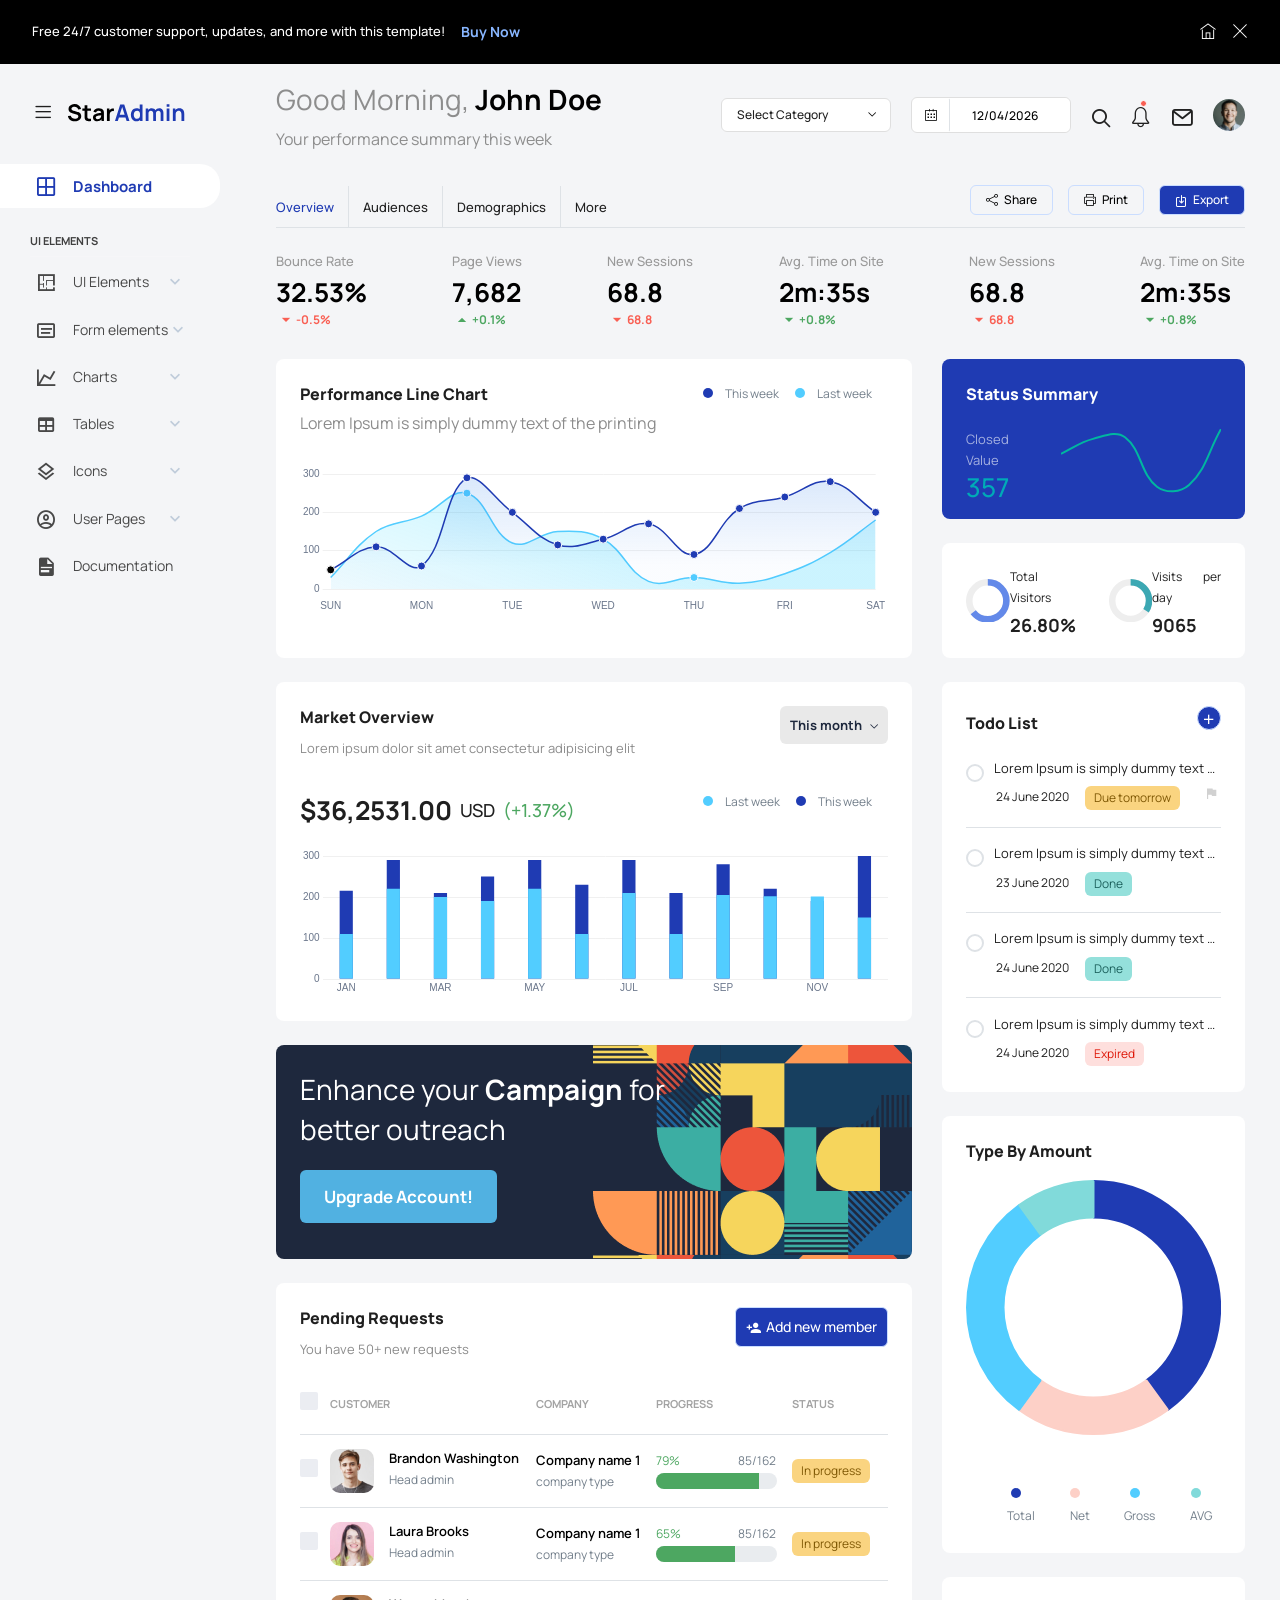
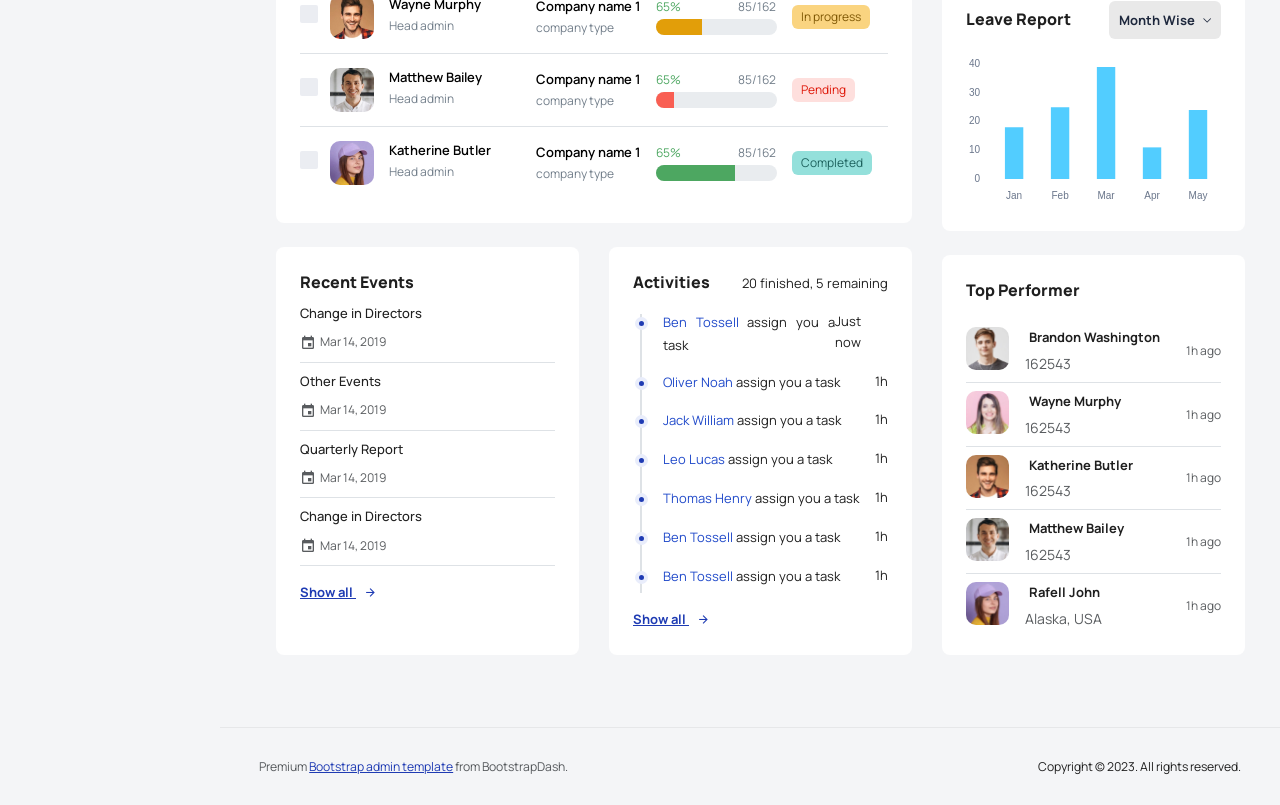
<file: public/admin/dist/index.html>
<!DOCTYPE html>
<html lang="en">
  <head>
    <!-- Required meta tags -->
    <meta charset="utf-8">
    <meta name="viewport" content="width=device-width, initial-scale=1, shrink-to-fit=no">
    <title>Star Admin2 </title>
    <!-- plugins:css -->
    <link rel="stylesheet" href="assets/vendors/feather/feather.css">
    <link rel="stylesheet" href="assets/vendors/mdi/css/materialdesignicons.min.css">
    <link rel="stylesheet" href="assets/vendors/ti-icons/css/themify-icons.css">
    <link rel="stylesheet" href="assets/vendors/font-awesome/css/font-awesome.min.css">
    <link rel="stylesheet" href="assets/vendors/typicons/typicons.css">
    <link rel="stylesheet" href="assets/vendors/simple-line-icons/css/simple-line-icons.css">
    <link rel="stylesheet" href="assets/vendors/css/vendor.bundle.base.css">
    <link rel="stylesheet" href="assets/vendors/bootstrap-datepicker/bootstrap-datepicker.min.css">
    <!-- endinject -->
    <!-- Plugin css for this page -->
    <link rel="stylesheet" href="assets/vendors/datatables.net-bs4/dataTables.bootstrap4.css">
    <link rel="stylesheet" type="text/css" href="assets/js/select.dataTables.min.css">
    <!-- End plugin css for this page -->
    <!-- inject:css -->
    <link rel="stylesheet" href="assets/css/style.css">
    <!-- endinject -->
    <link rel="shortcut icon" href="assets/images/favicon.png" />
  </head>
  <body class="with-welcome-text">
    <div class="container-scroller">
      <div class="row p-0 m-0 proBanner" id="proBanner">
        <div class="col-md-12 p-0 m-0">
          <div class="card-body card-body-padding px-3 d-flex align-items-center justify-content-between">
            <div class="ps-lg-3">
              <div class="d-flex align-items-center justify-content-between">
                <p class="mb-0 fw-medium me-3 buy-now-text">Free 24/7 customer support, updates, and more with this template!</p>
                <a href="https://www.bootstrapdash.com/product/star-admin-pro/" target="_blank" class="btn me-2 buy-now-btn border-0">Buy Now</a>
              </div>
            </div>
            <div class="d-flex align-items-center justify-content-between">
              <a href="https://www.bootstrapdash.com/product/star-admin-pro/"><i class="ti-home me-3 text-white"></i></a>
              <button id="bannerClose" class="btn border-0 p-0">
                <i class="ti-close text-white"></i>
              </button>
            </div>
          </div>
        </div>
      </div>
      <!-- partial:partials/_navbar.html -->
      <nav class="navbar default-layout col-lg-12 col-12 p-0 fixed-top d-flex align-items-top flex-row">
        <div class="text-center navbar-brand-wrapper d-flex align-items-center justify-content-start">
          <div class="me-3">
            <button class="navbar-toggler navbar-toggler align-self-center" type="button" data-bs-toggle="minimize">
              <span class="icon-menu"></span>
            </button>
          </div>
          <div>
            <a class="navbar-brand brand-logo" href="index.html">
              <img src="assets/images/logo.svg" alt="logo" />
            </a>
            <a class="navbar-brand brand-logo-mini" href="index.html">
              <img src="assets/images/logo-mini.svg" alt="logo" />
            </a>
          </div>
        </div>
        <div class="navbar-menu-wrapper d-flex align-items-top">
          <ul class="navbar-nav">
            <li class="nav-item fw-semibold d-none d-lg-block ms-0">
              <h1 class="welcome-text">Good Morning, <span class="text-black fw-bold">John Doe</span></h1>
              <h3 class="welcome-sub-text">Your performance summary this week </h3>
            </li>
          </ul>
          <ul class="navbar-nav ms-auto">
            <li class="nav-item dropdown d-none d-lg-block">
              <a class="nav-link dropdown-bordered dropdown-toggle dropdown-toggle-split" id="messageDropdown" href="#" data-bs-toggle="dropdown" aria-expanded="false"> Select Category </a>
              <div class="dropdown-menu dropdown-menu-right navbar-dropdown preview-list pb-0" aria-labelledby="messageDropdown">
                <a class="dropdown-item py-3">
                  <p class="mb-0 fw-medium float-start">Select category</p>
                </a>
                <div class="dropdown-divider"></div>
                <a class="dropdown-item preview-item">
                  <div class="preview-item-content flex-grow py-2">
                    <p class="preview-subject ellipsis fw-medium text-dark">Bootstrap Bundle </p>
                    <p class="fw-light small-text mb-0">This is a Bundle featuring 16 unique dashboards</p>
                  </div>
                </a>
                <a class="dropdown-item preview-item">
                  <div class="preview-item-content flex-grow py-2">
                    <p class="preview-subject ellipsis fw-medium text-dark">Angular Bundle</p>
                    <p class="fw-light small-text mb-0">Everything you’ll ever need for your Angular projects</p>
                  </div>
                </a>
                <a class="dropdown-item preview-item">
                  <div class="preview-item-content flex-grow py-2">
                    <p class="preview-subject ellipsis fw-medium text-dark">VUE Bundle</p>
                    <p class="fw-light small-text mb-0">Bundle of 6 Premium Vue Admin Dashboard</p>
                  </div>
                </a>
                <a class="dropdown-item preview-item">
                  <div class="preview-item-content flex-grow py-2">
                    <p class="preview-subject ellipsis fw-medium text-dark">React Bundle</p>
                    <p class="fw-light small-text mb-0">Bundle of 8 Premium React Admin Dashboard</p>
                  </div>
                </a>
              </div>
            </li>
            <li class="nav-item d-none d-lg-block">
              <div id="datepicker-popup" class="input-group date datepicker navbar-date-picker">
                <span class="input-group-addon input-group-prepend border-right">
                  <span class="icon-calendar input-group-text calendar-icon"></span>
                </span>
                <input type="text" class="form-control">
              </div>
            </li>
            <li class="nav-item">
              <form class="search-form" action="#">
                <i class="icon-search"></i>
                <input type="search" class="form-control" placeholder="Search Here" title="Search here">
              </form>
            </li>
            <li class="nav-item dropdown">
              <a class="nav-link count-indicator" id="notificationDropdown" href="#" data-bs-toggle="dropdown">
                <i class="icon-bell"></i>
                <span class="count"></span>
              </a>
              <div class="dropdown-menu dropdown-menu-right navbar-dropdown preview-list pb-0" aria-labelledby="notificationDropdown">
                <a class="dropdown-item py-3 border-bottom">
                  <p class="mb-0 fw-medium float-start">You have 4 new notifications </p>
                  <span class="badge badge-pill badge-primary float-end">View all</span>
                </a>
                <a class="dropdown-item preview-item py-3">
                  <div class="preview-thumbnail">
                    <i class="mdi mdi-alert m-auto text-primary"></i>
                  </div>
                  <div class="preview-item-content">
                    <h6 class="preview-subject fw-normal text-dark mb-1">Application Error</h6>
                    <p class="fw-light small-text mb-0"> Just now </p>
                  </div>
                </a>
                <a class="dropdown-item preview-item py-3">
                  <div class="preview-thumbnail">
                    <i class="mdi mdi-lock-outline m-auto text-primary"></i>
                  </div>
                  <div class="preview-item-content">
                    <h6 class="preview-subject fw-normal text-dark mb-1">Settings</h6>
                    <p class="fw-light small-text mb-0"> Private message </p>
                  </div>
                </a>
                <a class="dropdown-item preview-item py-3">
                  <div class="preview-thumbnail">
                    <i class="mdi mdi-airballoon m-auto text-primary"></i>
                  </div>
                  <div class="preview-item-content">
                    <h6 class="preview-subject fw-normal text-dark mb-1">New user registration</h6>
                    <p class="fw-light small-text mb-0"> 2 days ago </p>
                  </div>
                </a>
              </div>
            </li>
            <li class="nav-item dropdown">
              <a class="nav-link count-indicator" id="countDropdown" href="#" data-bs-toggle="dropdown" aria-expanded="false">
                <i class="icon-mail icon-lg"></i>
              </a>
              <div class="dropdown-menu dropdown-menu-right navbar-dropdown preview-list pb-0" aria-labelledby="countDropdown">
                <a class="dropdown-item py-3">
                  <p class="mb-0 fw-medium float-start">You have 7 unread mails </p>
                  <span class="badge badge-pill badge-primary float-end">View all</span>
                </a>
                <div class="dropdown-divider"></div>
                <a class="dropdown-item preview-item">
                  <div class="preview-thumbnail">
                    <img src="assets/images/faces/face10.jpg" alt="image" class="img-sm profile-pic">
                  </div>
                  <div class="preview-item-content flex-grow py-2">
                    <p class="preview-subject ellipsis fw-medium text-dark">Marian Garner </p>
                    <p class="fw-light small-text mb-0"> The meeting is cancelled </p>
                  </div>
                </a>
                <a class="dropdown-item preview-item">
                  <div class="preview-thumbnail">
                    <img src="assets/images/faces/face12.jpg" alt="image" class="img-sm profile-pic">
                  </div>
                  <div class="preview-item-content flex-grow py-2">
                    <p class="preview-subject ellipsis fw-medium text-dark">David Grey </p>
                    <p class="fw-light small-text mb-0"> The meeting is cancelled </p>
                  </div>
                </a>
                <a class="dropdown-item preview-item">
                  <div class="preview-thumbnail">
                    <img src="assets/images/faces/face1.jpg" alt="image" class="img-sm profile-pic">
                  </div>
                  <div class="preview-item-content flex-grow py-2">
                    <p class="preview-subject ellipsis fw-medium text-dark">Travis Jenkins </p>
                    <p class="fw-light small-text mb-0"> The meeting is cancelled </p>
                  </div>
                </a>
              </div>
            </li>
            <li class="nav-item dropdown d-none d-lg-block user-dropdown">
              <a class="nav-link" id="UserDropdown" href="#" data-bs-toggle="dropdown" aria-expanded="false">
                <img class="img-xs rounded-circle" src="assets/images/faces/face8.jpg" alt="Profile image"> </a>
              <div class="dropdown-menu dropdown-menu-right navbar-dropdown" aria-labelledby="UserDropdown">
                <div class="dropdown-header text-center">
                  <img class="img-md rounded-circle" src="assets/images/faces/face8.jpg" alt="Profile image">
                  <p class="mb-1 mt-3 fw-semibold">Allen Moreno</p>
                  <p class="fw-light text-muted mb-0">allenmoreno@gmail.com</p>
                </div>
                <a class="dropdown-item"><i class="dropdown-item-icon mdi mdi-account-outline text-primary me-2"></i> My Profile <span class="badge badge-pill badge-danger">1</span></a>
                <a class="dropdown-item"><i class="dropdown-item-icon mdi mdi-message-text-outline text-primary me-2"></i> Messages</a>
                <a class="dropdown-item"><i class="dropdown-item-icon mdi mdi-calendar-check-outline text-primary me-2"></i> Activity</a>
                <a class="dropdown-item"><i class="dropdown-item-icon mdi mdi-help-circle-outline text-primary me-2"></i> FAQ</a>
                <a class="dropdown-item"><i class="dropdown-item-icon mdi mdi-power text-primary me-2"></i>Sign Out</a>
              </div>
            </li>
          </ul>
          <button class="navbar-toggler navbar-toggler-right d-lg-none align-self-center" type="button" data-bs-toggle="offcanvas">
            <span class="mdi mdi-menu"></span>
          </button>
        </div>
      </nav>
      <!-- partial -->
      <div class="container-fluid page-body-wrapper">
        <!-- partial:partials/_sidebar.html -->
        <nav class="sidebar sidebar-offcanvas" id="sidebar">
          <ul class="nav">
            <li class="nav-item">
              <a class="nav-link" href="index.html">
                <i class="mdi mdi-grid-large menu-icon"></i>
                <span class="menu-title">Dashboard</span>
              </a>
            </li>
            <li class="nav-item nav-category">UI Elements</li>
            <li class="nav-item">
              <a class="nav-link" data-bs-toggle="collapse" href="#ui-basic" aria-expanded="false" aria-controls="ui-basic">
                <i class="menu-icon mdi mdi-floor-plan"></i>
                <span class="menu-title">UI Elements</span>
                <i class="menu-arrow"></i>
              </a>
              <div class="collapse" id="ui-basic">
                <ul class="nav flex-column sub-menu">
                  <li class="nav-item"> <a class="nav-link" href="pages/ui-features/buttons.html">Buttons</a></li>
                  <li class="nav-item"> <a class="nav-link" href="pages/ui-features/dropdowns.html">Dropdowns</a></li>
                  <li class="nav-item"> <a class="nav-link" href="pages/ui-features/typography.html">Typography</a></li>
                </ul>
              </div>
            </li>
            <li class="nav-item">
              <a class="nav-link" data-bs-toggle="collapse" href="#form-elements" aria-expanded="false" aria-controls="form-elements">
                <i class="menu-icon mdi mdi-card-text-outline"></i>
                <span class="menu-title">Form elements</span>
                <i class="menu-arrow"></i>
              </a>
              <div class="collapse" id="form-elements">
                <ul class="nav flex-column sub-menu">
                  <li class="nav-item"><a class="nav-link" href="pages/forms/basic_elements.html">Basic Elements</a></li>
                </ul>
              </div>
            </li>
            <li class="nav-item">
              <a class="nav-link" data-bs-toggle="collapse" href="#charts" aria-expanded="false" aria-controls="charts">
                <i class="menu-icon mdi mdi-chart-line"></i>
                <span class="menu-title">Charts</span>
                <i class="menu-arrow"></i>
              </a>
              <div class="collapse" id="charts">
                <ul class="nav flex-column sub-menu">
                  <li class="nav-item"> <a class="nav-link" href="pages/charts/chartjs.html">ChartJs</a></li>
                </ul>
              </div>
            </li>
            <li class="nav-item">
              <a class="nav-link" data-bs-toggle="collapse" href="#tables" aria-expanded="false" aria-controls="tables">
                <i class="menu-icon mdi mdi-table"></i>
                <span class="menu-title">Tables</span>
                <i class="menu-arrow"></i>
              </a>
              <div class="collapse" id="tables">
                <ul class="nav flex-column sub-menu">
                  <li class="nav-item"> <a class="nav-link" href="pages/tables/basic-table.html">Basic table</a></li>
                </ul>
              </div>
            </li>
            <li class="nav-item">
              <a class="nav-link" data-bs-toggle="collapse" href="#icons" aria-expanded="false" aria-controls="icons">
                <i class="menu-icon mdi mdi-layers-outline"></i>
                <span class="menu-title">Icons</span>
                <i class="menu-arrow"></i>
              </a>
              <div class="collapse" id="icons">
                <ul class="nav flex-column sub-menu">
                  <li class="nav-item"> <a class="nav-link" href="pages/icons/font-awesome.html">Font Awesome</a></li>
                </ul>
              </div>
            </li>
            <li class="nav-item">
              <a class="nav-link" data-bs-toggle="collapse" href="#auth" aria-expanded="false" aria-controls="auth">
                <i class="menu-icon mdi mdi-account-circle-outline"></i>
                <span class="menu-title">User Pages</span>
                <i class="menu-arrow"></i>
              </a>
              <div class="collapse" id="auth">
                <ul class="nav flex-column sub-menu">
                  <li class="nav-item"> <a class="nav-link" href="pages/samples/blank-page.html"> Blank Page </a></li>
                  <li class="nav-item"> <a class="nav-link" href="pages/samples/error-404.html"> 404 </a></li>
                  <li class="nav-item"> <a class="nav-link" href="pages/samples/error-500.html"> 500 </a></li>
                  <li class="nav-item"> <a class="nav-link" href="pages/samples/login.html"> Login </a></li>
                  <li class="nav-item"> <a class="nav-link" href="pages/samples/register.html"> Register </a></li>
                </ul>
              </div>
            </li>
            <li class="nav-item">
              <a class="nav-link" href="docs/documentation.html">
                <i class="menu-icon mdi mdi-file-document"></i>
                <span class="menu-title">Documentation</span>
              </a>
            </li>
          </ul>
        </nav>
        <!-- partial -->
        <div class="main-panel">
          <div class="content-wrapper">
            <div class="row">
              <div class="col-sm-12">
                <div class="home-tab">
                  <div class="d-sm-flex align-items-center justify-content-between border-bottom">
                    <ul class="nav nav-tabs" role="tablist">
                      <li class="nav-item">
                        <a class="nav-link active ps-0" id="home-tab" data-bs-toggle="tab" href="#overview" role="tab" aria-controls="overview" aria-selected="true">Overview</a>
                      </li>
                      <li class="nav-item">
                        <a class="nav-link" id="profile-tab" data-bs-toggle="tab" href="#audiences" role="tab" aria-selected="false">Audiences</a>
                      </li>
                      <li class="nav-item">
                        <a class="nav-link" id="contact-tab" data-bs-toggle="tab" href="#demographics" role="tab" aria-selected="false">Demographics</a>
                      </li>
                      <li class="nav-item">
                        <a class="nav-link border-0" id="more-tab" data-bs-toggle="tab" href="#more" role="tab" aria-selected="false">More</a>
                      </li>
                    </ul>
                    <div>
                      <div class="btn-wrapper">
                        <a href="#" class="btn btn-otline-dark align-items-center"><i class="icon-share"></i> Share</a>
                        <a href="#" class="btn btn-otline-dark"><i class="icon-printer"></i> Print</a>
                        <a href="#" class="btn btn-primary text-white me-0"><i class="icon-download"></i> Export</a>
                      </div>
                    </div>
                  </div>
                  <div class="tab-content tab-content-basic">
                    <div class="tab-pane fade show active" id="overview" role="tabpanel" aria-labelledby="overview">
                      <div class="row">
                        <div class="col-sm-12">
                          <div class="statistics-details d-flex align-items-center justify-content-between">
                            <div>
                              <p class="statistics-title">Bounce Rate</p>
                              <h3 class="rate-percentage">32.53%</h3>
                              <p class="text-danger d-flex"><i class="mdi mdi-menu-down"></i><span>-0.5%</span></p>
                            </div>
                            <div>
                              <p class="statistics-title">Page Views</p>
                              <h3 class="rate-percentage">7,682</h3>
                              <p class="text-success d-flex"><i class="mdi mdi-menu-up"></i><span>+0.1%</span></p>
                            </div>
                            <div>
                              <p class="statistics-title">New Sessions</p>
                              <h3 class="rate-percentage">68.8</h3>
                              <p class="text-danger d-flex"><i class="mdi mdi-menu-down"></i><span>68.8</span></p>
                            </div>
                            <div class="d-none d-md-block">
                              <p class="statistics-title">Avg. Time on Site</p>
                              <h3 class="rate-percentage">2m:35s</h3>
                              <p class="text-success d-flex"><i class="mdi mdi-menu-down"></i><span>+0.8%</span></p>
                            </div>
                            <div class="d-none d-md-block">
                              <p class="statistics-title">New Sessions</p>
                              <h3 class="rate-percentage">68.8</h3>
                              <p class="text-danger d-flex"><i class="mdi mdi-menu-down"></i><span>68.8</span></p>
                            </div>
                            <div class="d-none d-md-block">
                              <p class="statistics-title">Avg. Time on Site</p>
                              <h3 class="rate-percentage">2m:35s</h3>
                              <p class="text-success d-flex"><i class="mdi mdi-menu-down"></i><span>+0.8%</span></p>
                            </div>
                          </div>
                        </div>
                      </div>
                      <div class="row">
                        <div class="col-lg-8 d-flex flex-column">
                          <div class="row flex-grow">
                            <div class="col-12 col-lg-4 col-lg-12 grid-margin stretch-card">
                              <div class="card card-rounded">
                                <div class="card-body">
                                  <div class="d-sm-flex justify-content-between align-items-start">
                                    <div>
                                      <h4 class="card-title card-title-dash">Performance Line Chart</h4>
                                      <h5 class="card-subtitle card-subtitle-dash">Lorem Ipsum is simply dummy text of the printing</h5>
                                    </div>
                                    <div id="performanceLine-legend"></div>
                                  </div>
                                  <div class="chartjs-wrapper mt-4">
                                    <canvas id="performanceLine" width=""></canvas>
                                  </div>
                                </div>
                              </div>
                            </div>
                          </div>
                        </div>
                        <div class="col-lg-4 d-flex flex-column">
                          <div class="row flex-grow">
                            <div class="col-md-6 col-lg-12 grid-margin stretch-card">
                              <div class="card bg-primary card-rounded">
                                <div class="card-body pb-0">
                                  <h4 class="card-title card-title-dash text-white mb-4">Status Summary</h4>
                                  <div class="row">
                                    <div class="col-sm-4">
                                      <p class="status-summary-ight-white mb-1">Closed Value</p>
                                      <h2 class="text-info">357</h2>
                                    </div>
                                    <div class="col-sm-8">
                                      <div class="status-summary-chart-wrapper pb-4">
                                        <canvas id="status-summary"></canvas>
                                      </div>
                                    </div>
                                  </div>
                                </div>
                              </div>
                            </div>
                            <div class="col-md-6 col-lg-12 grid-margin stretch-card">
                              <div class="card card-rounded">
                                <div class="card-body">
                                  <div class="row">
                                    <div class="col-lg-6">
                                      <div class="d-flex justify-content-between align-items-center mb-2 mb-sm-0">
                                        <div class="circle-progress-width">
                                          <div id="totalVisitors" class="progressbar-js-circle pr-2"></div>
                                        </div>
                                        <div>
                                          <p class="text-small mb-2">Total Visitors</p>
                                          <h4 class="mb-0 fw-bold">26.80%</h4>
                                        </div>
                                      </div>
                                    </div>
                                    <div class="col-lg-6">
                                      <div class="d-flex justify-content-between align-items-center">
                                        <div class="circle-progress-width">
                                          <div id="visitperday" class="progressbar-js-circle pr-2"></div>
                                        </div>
                                        <div>
                                          <p class="text-small mb-2">Visits per day</p>
                                          <h4 class="mb-0 fw-bold">9065</h4>
                                        </div>
                                      </div>
                                    </div>
                                  </div>
                                </div>
                              </div>
                            </div>
                          </div>
                        </div>
                      </div>
                      <div class="row">
                        <div class="col-lg-8 d-flex flex-column">
                          <div class="row flex-grow">
                            <div class="col-12 grid-margin stretch-card">
                              <div class="card card-rounded">
                                <div class="card-body">
                                  <div class="d-sm-flex justify-content-between align-items-start">
                                    <div>
                                      <h4 class="card-title card-title-dash">Market Overview</h4>
                                      <p class="card-subtitle card-subtitle-dash">Lorem ipsum dolor sit amet consectetur adipisicing elit</p>
                                    </div>
                                    <div>
                                      <div class="dropdown">
                                        <button class="btn btn-light dropdown-toggle toggle-dark btn-lg mb-0 me-0" type="button" id="dropdownMenuButton2" data-bs-toggle="dropdown" aria-haspopup="true" aria-expanded="false"> This month </button>
                                        <div class="dropdown-menu" aria-labelledby="dropdownMenuButton2">
                                          <h6 class="dropdown-header">Settings</h6>
                                          <a class="dropdown-item" href="#">Action</a>
                                          <a class="dropdown-item" href="#">Another action</a>
                                          <a class="dropdown-item" href="#">Something else here</a>
                                          <div class="dropdown-divider"></div>
                                          <a class="dropdown-item" href="#">Separated link</a>
                                        </div>
                                      </div>
                                    </div>
                                  </div>
                                  <div class="d-sm-flex align-items-center mt-1 justify-content-between">
                                    <div class="d-sm-flex align-items-center mt-4 justify-content-between">
                                      <h2 class="me-2 fw-bold">$36,2531.00</h2>
                                      <h4 class="me-2">USD</h4>
                                      <h4 class="text-success">(+1.37%)</h4>
                                    </div>
                                    <div class="me-3">
                                      <div id="marketingOverview-legend"></div>
                                    </div>
                                  </div>
                                  <div class="chartjs-bar-wrapper mt-3">
                                    <canvas id="marketingOverview"></canvas>
                                  </div>
                                </div>
                              </div>
                            </div>
                          </div>
                          <div class="row flex-grow">
                            <div class="col-12 grid-margin stretch-card">
                              <div class="card card-rounded table-darkBGImg">
                                <div class="card-body">
                                  <div class="col-sm-8">
                                    <h3 class="text-white upgrade-info mb-0"> Enhance your <span class="fw-bold">Campaign</span> for better outreach </h3>
                                    <a href="#" class="btn btn-info upgrade-btn">Upgrade Account!</a>
                                  </div>
                                </div>
                              </div>
                            </div>
                          </div>
                          <div class="row flex-grow">
                            <div class="col-12 grid-margin stretch-card">
                              <div class="card card-rounded">
                                <div class="card-body">
                                  <div class="d-sm-flex justify-content-between align-items-start">
                                    <div>
                                      <h4 class="card-title card-title-dash">Pending Requests</h4>
                                      <p class="card-subtitle card-subtitle-dash">You have 50+ new requests</p>
                                    </div>
                                    <div>
                                      <button class="btn btn-primary btn-lg text-white mb-0 me-0" type="button"><i class="mdi mdi-account-plus"></i>Add new member</button>
                                    </div>
                                  </div>
                                  <div class="table-responsive  mt-1">
                                    <table class="table select-table">
                                      <thead>
                                        <tr>
                                          <th>
                                            <div class="form-check form-check-flat mt-0">
                                              <label class="form-check-label">
                                                <input type="checkbox" class="form-check-input" aria-checked="false" id="check-all"><i class="input-helper"></i></label>
                                            </div>
                                          </th>
                                          <th>Customer</th>
                                          <th>Company</th>
                                          <th>Progress</th>
                                          <th>Status</th>
                                        </tr>
                                      </thead>
                                      <tbody>
                                        <tr>
                                          <td>
                                            <div class="form-check form-check-flat mt-0">
                                              <label class="form-check-label">
                                                <input type="checkbox" class="form-check-input" aria-checked="false"><i class="input-helper"></i></label>
                                            </div>
                                          </td>
                                          <td>
                                            <div class="d-flex ">
                                              <img src="assets/images/faces/face1.jpg" alt="">
                                              <div>
                                                <h6>Brandon Washington</h6>
                                                <p>Head admin</p>
                                              </div>
                                            </div>
                                          </td>
                                          <td>
                                            <h6>Company name 1</h6>
                                            <p>company type</p>
                                          </td>
                                          <td>
                                            <div>
                                              <div class="d-flex justify-content-between align-items-center mb-1 max-width-progress-wrap">
                                                <p class="text-success">79%</p>
                                                <p>85/162</p>
                                              </div>
                                              <div class="progress progress-md">
                                                <div class="progress-bar bg-success" role="progressbar" style="width: 85%" aria-valuenow="25" aria-valuemin="0" aria-valuemax="100"></div>
                                              </div>
                                            </div>
                                          </td>
                                          <td>
                                            <div class="badge badge-opacity-warning">In progress</div>
                                          </td>
                                        </tr>
                                        <tr>
                                          <td>
                                            <div class="form-check form-check-flat mt-0">
                                              <label class="form-check-label">
                                                <input type="checkbox" class="form-check-input" aria-checked="false"><i class="input-helper"></i></label>
                                            </div>
                                          </td>
                                          <td>
                                            <div class="d-flex">
                                              <img src="assets/images/faces/face2.jpg" alt="">
                                              <div>
                                                <h6>Laura Brooks</h6>
                                                <p>Head admin</p>
                                              </div>
                                            </div>
                                          </td>
                                          <td>
                                            <h6>Company name 1</h6>
                                            <p>company type</p>
                                          </td>
                                          <td>
                                            <div>
                                              <div class="d-flex justify-content-between align-items-center mb-1 max-width-progress-wrap">
                                                <p class="text-success">65%</p>
                                                <p>85/162</p>
                                              </div>
                                              <div class="progress progress-md">
                                                <div class="progress-bar bg-success" role="progressbar" style="width: 65%" aria-valuenow="65" aria-valuemin="0" aria-valuemax="100"></div>
                                              </div>
                                            </div>
                                          </td>
                                          <td>
                                            <div class="badge badge-opacity-warning">In progress</div>
                                          </td>
                                        </tr>
                                        <tr>
                                          <td>
                                            <div class="form-check form-check-flat mt-0">
                                              <label class="form-check-label">
                                                <input type="checkbox" class="form-check-input" aria-checked="false"><i class="input-helper"></i></label>
                                            </div>
                                          </td>
                                          <td>
                                            <div class="d-flex">
                                              <img src="assets/images/faces/face3.jpg" alt="">
                                              <div>
                                                <h6>Wayne Murphy</h6>
                                                <p>Head admin</p>
                                              </div>
                                            </div>
                                          </td>
                                          <td>
                                            <h6>Company name 1</h6>
                                            <p>company type</p>
                                          </td>
                                          <td>
                                            <div>
                                              <div class="d-flex justify-content-between align-items-center mb-1 max-width-progress-wrap">
                                                <p class="text-success">65%</p>
                                                <p>85/162</p>
                                              </div>
                                              <div class="progress progress-md">
                                                <div class="progress-bar bg-warning" role="progressbar" style="width: 38%" aria-valuenow="38" aria-valuemin="0" aria-valuemax="100"></div>
                                              </div>
                                            </div>
                                          </td>
                                          <td>
                                            <div class="badge badge-opacity-warning">In progress</div>
                                          </td>
                                        </tr>
                                        <tr>
                                          <td>
                                            <div class="form-check form-check-flat mt-0">
                                              <label class="form-check-label">
                                                <input type="checkbox" class="form-check-input" aria-checked="false"><i class="input-helper"></i></label>
                                            </div>
                                          </td>
                                          <td>
                                            <div class="d-flex">
                                              <img src="assets/images/faces/face4.jpg" alt="">
                                              <div>
                                                <h6>Matthew Bailey</h6>
                                                <p>Head admin</p>
                                              </div>
                                            </div>
                                          </td>
                                          <td>
                                            <h6>Company name 1</h6>
                                            <p>company type</p>
                                          </td>
                                          <td>
                                            <div>
                                              <div class="d-flex justify-content-between align-items-center mb-1 max-width-progress-wrap">
                                                <p class="text-success">65%</p>
                                                <p>85/162</p>
                                              </div>
                                              <div class="progress progress-md">
                                                <div class="progress-bar bg-danger" role="progressbar" style="width: 15%" aria-valuenow="15" aria-valuemin="0" aria-valuemax="100"></div>
                                              </div>
                                            </div>
                                          </td>
                                          <td>
                                            <div class="badge badge-opacity-danger">Pending</div>
                                          </td>
                                        </tr>
                                        <tr>
                                          <td>
                                            <div class="form-check form-check-flat mt-0">
                                              <label class="form-check-label">
                                                <input type="checkbox" class="form-check-input" aria-checked="false"><i class="input-helper"></i></label>
                                            </div>
                                          </td>
                                          <td>
                                            <div class="d-flex">
                                              <img src="assets/images/faces/face5.jpg" alt="">
                                              <div>
                                                <h6>Katherine Butler</h6>
                                                <p>Head admin</p>
                                              </div>
                                            </div>
                                          </td>
                                          <td>
                                            <h6>Company name 1</h6>
                                            <p>company type</p>
                                          </td>
                                          <td>
                                            <div>
                                              <div class="d-flex justify-content-between align-items-center mb-1 max-width-progress-wrap">
                                                <p class="text-success">65%</p>
                                                <p>85/162</p>
                                              </div>
                                              <div class="progress progress-md">
                                                <div class="progress-bar bg-success" role="progressbar" style="width: 65%" aria-valuenow="65" aria-valuemin="0" aria-valuemax="100"></div>
                                              </div>
                                            </div>
                                          </td>
                                          <td>
                                            <div class="badge badge-opacity-success">Completed</div>
                                          </td>
                                        </tr>
                                      </tbody>
                                    </table>
                                  </div>
                                </div>
                              </div>
                            </div>
                          </div>
                          <div class="row flex-grow">
                            <div class="col-md-6 col-lg-6 grid-margin stretch-card">
                              <div class="card card-rounded">
                                <div class="card-body card-rounded">
                                  <h4 class="card-title  card-title-dash">Recent Events</h4>
                                  <div class="list align-items-center border-bottom py-2">
                                    <div class="wrapper w-100">
                                      <p class="mb-2 fw-medium"> Change in Directors </p>
                                      <div class="d-flex justify-content-between align-items-center">
                                        <div class="d-flex align-items-center">
                                          <i class="mdi mdi-calendar text-muted me-1"></i>
                                          <p class="mb-0 text-small text-muted">Mar 14, 2019</p>
                                        </div>
                                      </div>
                                    </div>
                                  </div>
                                  <div class="list align-items-center border-bottom py-2">
                                    <div class="wrapper w-100">
                                      <p class="mb-2 fw-medium"> Other Events </p>
                                      <div class="d-flex justify-content-between align-items-center">
                                        <div class="d-flex align-items-center">
                                          <i class="mdi mdi-calendar text-muted me-1"></i>
                                          <p class="mb-0 text-small text-muted">Mar 14, 2019</p>
                                        </div>
                                      </div>
                                    </div>
                                  </div>
                                  <div class="list align-items-center border-bottom py-2">
                                    <div class="wrapper w-100">
                                      <p class="mb-2 fw-medium"> Quarterly Report </p>
                                      <div class="d-flex justify-content-between align-items-center">
                                        <div class="d-flex align-items-center">
                                          <i class="mdi mdi-calendar text-muted me-1"></i>
                                          <p class="mb-0 text-small text-muted">Mar 14, 2019</p>
                                        </div>
                                      </div>
                                    </div>
                                  </div>
                                  <div class="list align-items-center border-bottom py-2">
                                    <div class="wrapper w-100">
                                      <p class="mb-2 fw-medium"> Change in Directors </p>
                                      <div class="d-flex justify-content-between align-items-center">
                                        <div class="d-flex align-items-center">
                                          <i class="mdi mdi-calendar text-muted me-1"></i>
                                          <p class="mb-0 text-small text-muted">Mar 14, 2019</p>
                                        </div>
                                      </div>
                                    </div>
                                  </div>
                                  <div class="list align-items-center pt-3">
                                    <div class="wrapper w-100">
                                      <p class="mb-0">
                                        <a href="#" class="fw-bold text-primary">Show all <i class="mdi mdi-arrow-right ms-2"></i></a>
                                      </p>
                                    </div>
                                  </div>
                                </div>
                              </div>
                            </div>
                            <div class="col-md-6 col-lg-6 grid-margin stretch-card">
                              <div class="card card-rounded">
                                <div class="card-body">
                                  <div class="d-flex align-items-center justify-content-between mb-3">
                                    <h4 class="card-title card-title-dash">Activities</h4>
                                    <p class="mb-0">20 finished, 5 remaining</p>
                                  </div>
                                  <ul class="bullet-line-list">
                                    <li>
                                      <div class="d-flex justify-content-between">
                                        <div><span class="text-light-green">Ben Tossell</span> assign you a task</div>
                                        <p>Just now</p>
                                      </div>
                                    </li>
                                    <li>
                                      <div class="d-flex justify-content-between">
                                        <div><span class="text-light-green">Oliver Noah</span> assign you a task</div>
                                        <p>1h</p>
                                      </div>
                                    </li>
                                    <li>
                                      <div class="d-flex justify-content-between">
                                        <div><span class="text-light-green">Jack William</span> assign you a task</div>
                                        <p>1h</p>
                                      </div>
                                    </li>
                                    <li>
                                      <div class="d-flex justify-content-between">
                                        <div><span class="text-light-green">Leo Lucas</span> assign you a task</div>
                                        <p>1h</p>
                                      </div>
                                    </li>
                                    <li>
                                      <div class="d-flex justify-content-between">
                                        <div><span class="text-light-green">Thomas Henry</span> assign you a task</div>
                                        <p>1h</p>
                                      </div>
                                    </li>
                                    <li>
                                      <div class="d-flex justify-content-between">
                                        <div><span class="text-light-green">Ben Tossell</span> assign you a task</div>
                                        <p>1h</p>
                                      </div>
                                    </li>
                                    <li>
                                      <div class="d-flex justify-content-between">
                                        <div><span class="text-light-green">Ben Tossell</span> assign you a task</div>
                                        <p>1h</p>
                                      </div>
                                    </li>
                                  </ul>
                                  <div class="list align-items-center pt-3">
                                    <div class="wrapper w-100">
                                      <p class="mb-0">
                                        <a href="#" class="fw-bold text-primary">Show all <i class="mdi mdi-arrow-right ms-2"></i></a>
                                      </p>
                                    </div>
                                  </div>
                                </div>
                              </div>
                            </div>
                          </div>
                        </div>
                        <div class="col-lg-4 d-flex flex-column">
                          <div class="row flex-grow">
                            <div class="col-12 grid-margin stretch-card">
                              <div class="card card-rounded">
                                <div class="card-body">
                                  <div class="row">
                                    <div class="col-lg-12">
                                      <div class="d-flex justify-content-between align-items-center">
                                        <h4 class="card-title card-title-dash">Todo list</h4>
                                        <div class="add-items d-flex mb-0">
                                          <!-- <input type="text" class="form-control todo-list-input" placeholder="What do you need to do today?"> -->
                                          <button class="add btn btn-icons btn-rounded btn-primary todo-list-add-btn text-white me-0 pl-12p"><i class="mdi mdi-plus"></i></button>
                                        </div>
                                      </div>
                                      <div class="list-wrapper">
                                        <ul class="todo-list todo-list-rounded">
                                          <li class="d-block">
                                            <div class="form-check w-100">
                                              <label class="form-check-label">
                                                <input class="checkbox" type="checkbox"> Lorem Ipsum is simply dummy text of the printing <i class="input-helper rounded"></i>
                                              </label>
                                              <div class="d-flex mt-2">
                                                <div class="ps-4 text-small me-3">24 June 2020</div>
                                                <div class="badge badge-opacity-warning me-3">Due tomorrow</div>
                                                <i class="mdi mdi-flag ms-2 flag-color"></i>
                                              </div>
                                            </div>
                                          </li>
                                          <li class="d-block">
                                            <div class="form-check w-100">
                                              <label class="form-check-label">
                                                <input class="checkbox" type="checkbox"> Lorem Ipsum is simply dummy text of the printing <i class="input-helper rounded"></i>
                                              </label>
                                              <div class="d-flex mt-2">
                                                <div class="ps-4 text-small me-3">23 June 2020</div>
                                                <div class="badge badge-opacity-success me-3">Done</div>
                                              </div>
                                            </div>
                                          </li>
                                          <li>
                                            <div class="form-check w-100">
                                              <label class="form-check-label">
                                                <input class="checkbox" type="checkbox"> Lorem Ipsum is simply dummy text of the printing <i class="input-helper rounded"></i>
                                              </label>
                                              <div class="d-flex mt-2">
                                                <div class="ps-4 text-small me-3">24 June 2020</div>
                                                <div class="badge badge-opacity-success me-3">Done</div>
                                              </div>
                                            </div>
                                          </li>
                                          <li class="border-bottom-0">
                                            <div class="form-check w-100">
                                              <label class="form-check-label">
                                                <input class="checkbox" type="checkbox"> Lorem Ipsum is simply dummy text of the printing <i class="input-helper rounded"></i>
                                              </label>
                                              <div class="d-flex mt-2">
                                                <div class="ps-4 text-small me-3">24 June 2020</div>
                                                <div class="badge badge-opacity-danger me-3">Expired</div>
                                              </div>
                                            </div>
                                          </li>
                                        </ul>
                                      </div>
                                    </div>
                                  </div>
                                </div>
                              </div>
                            </div>
                          </div>
                          <div class="row flex-grow">
                            <div class="col-12 grid-margin stretch-card">
                              <div class="card card-rounded">
                                <div class="card-body">
                                  <div class="row">
                                    <div class="col-lg-12">
                                      <div class="d-flex justify-content-between align-items-center mb-3">
                                        <h4 class="card-title card-title-dash">Type By Amount</h4>
                                      </div>
                                      <div>
                                        <canvas class="my-auto" id="doughnutChart"></canvas>
                                      </div>
                                      <div id="doughnutChart-legend" class="mt-5 text-center"></div>
                                    </div>
                                  </div>
                                </div>
                              </div>
                            </div>
                          </div>
                          <div class="row flex-grow">
                            <div class="col-12 grid-margin stretch-card">
                              <div class="card card-rounded">
                                <div class="card-body">
                                  <div class="row">
                                    <div class="col-lg-12">
                                      <div class="d-flex justify-content-between align-items-center mb-3">
                                        <div>
                                          <h4 class="card-title card-title-dash">Leave Report</h4>
                                        </div>
                                        <div>
                                          <div class="dropdown">
                                            <button class="btn btn-light dropdown-toggle toggle-dark btn-lg mb-0 me-0" type="button" id="dropdownMenuButton3" data-bs-toggle="dropdown" aria-haspopup="true" aria-expanded="false"> Month Wise </button>
                                            <div class="dropdown-menu" aria-labelledby="dropdownMenuButton3">
                                              <h6 class="dropdown-header">week Wise</h6>
                                              <a class="dropdown-item" href="#">Year Wise</a>
                                            </div>
                                          </div>
                                        </div>
                                      </div>
                                      <div class="mt-3">
                                        <canvas id="leaveReport"></canvas>
                                      </div>
                                    </div>
                                  </div>
                                </div>
                              </div>
                            </div>
                          </div>
                          <div class="row flex-grow">
                            <div class="col-12 grid-margin stretch-card">
                              <div class="card card-rounded">
                                <div class="card-body">
                                  <div class="row">
                                    <div class="col-lg-12">
                                      <div class="d-flex justify-content-between align-items-center mb-3">
                                        <div>
                                          <h4 class="card-title card-title-dash">Top Performer</h4>
                                        </div>
                                      </div>
                                      <div class="mt-3">
                                        <div class="wrapper d-flex align-items-center justify-content-between py-2 border-bottom">
                                          <div class="d-flex">
                                            <img class="img-sm rounded-10" src="assets/images/faces/face1.jpg" alt="profile">
                                            <div class="wrapper ms-3">
                                              <p class="ms-1 mb-1 fw-bold">Brandon Washington</p>
                                              <small class="text-muted mb-0">162543</small>
                                            </div>
                                          </div>
                                          <div class="text-muted text-small"> 1h ago </div>
                                        </div>
                                        <div class="wrapper d-flex align-items-center justify-content-between py-2 border-bottom">
                                          <div class="d-flex">
                                            <img class="img-sm rounded-10" src="assets/images/faces/face2.jpg" alt="profile">
                                            <div class="wrapper ms-3">
                                              <p class="ms-1 mb-1 fw-bold">Wayne Murphy</p>
                                              <small class="text-muted mb-0">162543</small>
                                            </div>
                                          </div>
                                          <div class="text-muted text-small"> 1h ago </div>
                                        </div>
                                        <div class="wrapper d-flex align-items-center justify-content-between py-2 border-bottom">
                                          <div class="d-flex">
                                            <img class="img-sm rounded-10" src="assets/images/faces/face3.jpg" alt="profile">
                                            <div class="wrapper ms-3">
                                              <p class="ms-1 mb-1 fw-bold">Katherine Butler</p>
                                              <small class="text-muted mb-0">162543</small>
                                            </div>
                                          </div>
                                          <div class="text-muted text-small"> 1h ago </div>
                                        </div>
                                        <div class="wrapper d-flex align-items-center justify-content-between py-2 border-bottom">
                                          <div class="d-flex">
                                            <img class="img-sm rounded-10" src="assets/images/faces/face4.jpg" alt="profile">
                                            <div class="wrapper ms-3">
                                              <p class="ms-1 mb-1 fw-bold">Matthew Bailey</p>
                                              <small class="text-muted mb-0">162543</small>
                                            </div>
                                          </div>
                                          <div class="text-muted text-small"> 1h ago </div>
                                        </div>
                                        <div class="wrapper d-flex align-items-center justify-content-between pt-2">
                                          <div class="d-flex">
                                            <img class="img-sm rounded-10" src="assets/images/faces/face5.jpg" alt="profile">
                                            <div class="wrapper ms-3">
                                              <p class="ms-1 mb-1 fw-bold">Rafell John</p>
                                              <small class="text-muted mb-0">Alaska, USA</small>
                                            </div>
                                          </div>
                                          <div class="text-muted text-small"> 1h ago </div>
                                        </div>
                                      </div>
                                    </div>
                                  </div>
                                </div>
                              </div>
                            </div>
                          </div>
                        </div>
                      </div>
                    </div>
                  </div>
                </div>
              </div>
            </div>
          </div>
          <!-- content-wrapper ends -->
          <!-- partial:partials/_footer.html -->
          <footer class="footer">
            <div class="d-sm-flex justify-content-center justify-content-sm-between">
              <span class="text-muted text-center text-sm-left d-block d-sm-inline-block">Premium <a href="https://www.bootstrapdash.com/" target="_blank">Bootstrap admin template</a> from BootstrapDash.</span>
              <span class="float-none float-sm-end d-block mt-1 mt-sm-0 text-center">Copyright © 2023. All rights reserved.</span>
            </div>
          </footer>
          <!-- partial -->
        </div>
        <!-- main-panel ends -->
      </div>
      <!-- page-body-wrapper ends -->
    </div>
    <!-- container-scroller -->
    <!-- plugins:js -->
    <script src="assets/vendors/js/vendor.bundle.base.js"></script>
    <script src="assets/vendors/bootstrap-datepicker/bootstrap-datepicker.min.js"></script>
    <!-- endinject -->
    <!-- Plugin js for this page -->
    <script src="assets/vendors/chart.js/chart.umd.js"></script>
    <script src="assets/vendors/progressbar.js/progressbar.min.js"></script>
    <!-- End plugin js for this page -->
    <!-- inject:js -->
    <script src="assets/js/off-canvas.js"></script>
    <script src="assets/js/template.js"></script>
    <script src="assets/js/settings.js"></script>
    <script src="assets/js/hoverable-collapse.js"></script>
    <script src="assets/js/todolist.js"></script>
    <!-- endinject -->
    <!-- Custom js for this page-->
    <script src="assets/js/jquery.cookie.js" type="text/javascript"></script>
    <script src="assets/js/dashboard.js"></script>
    <!-- <script src="assets/js/Chart.roundedBarCharts.js"></script> -->
    <!-- End custom js for this page-->
  </body>
</html>
</file>
<file: public/admin/dist/assets/vendors/feather/feather.css>
@charset "UTF-8";
 
@font-face {
  font-family: "feather";
  src:url("fonts/feather-webfont.eot");
  src:url("fonts/feather-webfont.eot?#iefix") format("embedded-opentype"),
    url("fonts/feather-webfont.woff") format("woff"),
    url("fonts/feather-webfont.ttf") format("truetype"),
    url("fonts/feather-webfont.svg#feather") format("svg");
  font-weight: normal;
  font-style: normal;
}

/* Character Mapping Method */
 
[data-icon]:before {
  display: inline-block;
  font-family: "feather";
  content: attr(data-icon);
  font-style: normal;
  font-weight: normal;
  font-variant: normal;
  text-transform: none;
  speak: none;
  line-height: 1;
  -webkit-font-smoothing: antialiased;
  -moz-osx-font-smoothing: grayscale;
}

/* CSS Class Mapping Method */
 
[class^="icon-"],
[class*=" icon-"] {
  display: inline-block;
  font-family: "feather";
  font-style: normal;
  font-weight: normal;
  font-variant: normal;
  text-transform: none;
  speak: none;
  line-height: 1;
  -webkit-font-smoothing: antialiased;
  -moz-osx-font-smoothing: grayscale;
}

.icon-eye:before {
  content: "\e000";
}

.icon-paper-clip:before {
  content: "\e001";
}

.icon-mail:before {
  content: "\e002";
}

.icon-mail:before {
  content: "\e002";
}

.icon-toggle:before {
  content: "\e003";
}

.icon-layout:before {
  content: "\e004";
}

.icon-link:before {
  content: "\e005";
}

.icon-bell:before {
  content: "\e006";
}

.icon-lock:before {
  content: "\e007";
}

.icon-unlock:before {
  content: "\e008";
}

.icon-ribbon:before {
  content: "\e009";
}

.icon-image:before {
  content: "\e010";
}

.icon-signal:before {
  content: "\e011";
}

.icon-target:before {
  content: "\e012";
}

.icon-clipboard:before {
  content: "\e013";
}

.icon-clock:before {
  content: "\e014";
}

.icon-clock:before {
  content: "\e014";
}

.icon-watch:before {
  content: "\e015";
}

.icon-air-play:before {
  content: "\e016";
}

.icon-camera:before {
  content: "\e017";
}

.icon-video:before {
  content: "\e018";
}

.icon-disc:before {
  content: "\e019";
}

.icon-printer:before {
  content: "\e020";
}

.icon-monitor:before {
  content: "\e021";
}

.icon-server:before {
  content: "\e022";
}

.icon-cog:before {
  content: "\e023";
}

.icon-heart:before {
  content: "\e024";
}

.icon-paragraph:before {
  content: "\e025";
}

.icon-align-justify:before {
  content: "\e026";
}

.icon-align-left:before {
  content: "\e027";
}

.icon-align-center:before {
  content: "\e028";
}

.icon-align-right:before {
  content: "\e029";
}

.icon-book:before {
  content: "\e030";
}

.icon-layers:before {
  content: "\e031";
}

.icon-stack:before {
  content: "\e032";
}

.icon-stack-2:before {
  content: "\e033";
}

.icon-paper:before {
  content: "\e034";
}

.icon-paper-stack:before {
  content: "\e035";
}

.icon-search:before {
  content: "\e036";
}

.icon-zoom-in:before {
  content: "\e037";
}

.icon-zoom-out:before {
  content: "\e038";
}

.icon-reply:before {
  content: "\e039";
}

.icon-circle-plus:before {
  content: "\e040";
}

.icon-circle-minus:before {
  content: "\e041";
}

.icon-circle-check:before {
  content: "\e042";
}

.icon-circle-cross:before {
  content: "\e043";
}

.icon-square-plus:before {
  content: "\e044";
}

.icon-square-minus:before {
  content: "\e045";
}

.icon-square-check:before {
  content: "\e046";
}

.icon-square-cross:before {
  content: "\e047";
}

.icon-microphone:before {
  content: "\e048";
}

.icon-record:before {
  content: "\e049";
}

.icon-skip-back:before {
  content: "\e050";
}

.icon-rewind:before {
  content: "\e051";
}

.icon-play:before {
  content: "\e052";
}

.icon-pause:before {
  content: "\e053";
}

.icon-stop:before {
  content: "\e054";
}

.icon-fast-forward:before {
  content: "\e055";
}

.icon-skip-forward:before {
  content: "\e056";
}

.icon-shuffle:before {
  content: "\e057";
}

.icon-repeat:before {
  content: "\e058";
}

.icon-folder:before {
  content: "\e059";
}

.icon-umbrella:before {
  content: "\e060";
}

.icon-moon:before {
  content: "\e061";
}

.icon-thermometer:before {
  content: "\e062";
}

.icon-drop:before {
  content: "\e063";
}

.icon-sun:before {
  content: "\e064";
}

.icon-cloud:before {
  content: "\e065";
}

.icon-cloud-upload:before {
  content: "\e066";
}

.icon-cloud-download:before {
  content: "\e067";
}

.icon-upload:before {
  content: "\e068";
}

.icon-download:before {
  content: "\e069";
}

.icon-location:before {
  content: "\e070";
}

.icon-location-2:before {
  content: "\e071";
}

.icon-map:before {
  content: "\e072";
}

.icon-battery:before {
  content: "\e073";
}

.icon-head:before {
  content: "\e074";
}

.icon-briefcase:before {
  content: "\e075";
}

.icon-speech-bubble:before {
  content: "\e076";
}

.icon-anchor:before {
  content: "\e077";
}

.icon-globe:before {
  content: "\e078";
}

.icon-box:before {
  content: "\e079";
}

.icon-reload:before {
  content: "\e080";
}

.icon-share:before {
  content: "\e081";
}

.icon-marquee:before {
  content: "\e082";
}

.icon-marquee-plus:before {
  content: "\e083";
}

.icon-marquee-minus:before {
  content: "\e084";
}

.icon-tag:before {
  content: "\e085";
}

.icon-power:before {
  content: "\e086";
}

.icon-command:before {
  content: "\e087";
}

.icon-alt:before {
  content: "\e088";
}

.icon-esc:before {
  content: "\e089";
}

.icon-bar-graph:before {
  content: "\e090";
}

.icon-bar-graph-2:before {
  content: "\e091";
}

.icon-pie-graph:before {
  content: "\e092";
}

.icon-star:before {
  content: "\e093";
}

.icon-arrow-left:before {
  content: "\e094";
}

.icon-arrow-right:before {
  content: "\e095";
}

.icon-arrow-up:before {
  content: "\e096";
}

.icon-arrow-down:before {
  content: "\e097";
}

.icon-volume:before {
  content: "\e098";
}

.icon-mute:before {
  content: "\e099";
}

.icon-content-right:before {
  content: "\e100";
}

.icon-content-left:before {
  content: "\e101";
}

.icon-grid:before {
  content: "\e102";
}

.icon-grid-2:before {
  content: "\e103";
}

.icon-columns:before {
  content: "\e104";
}

.icon-loader:before {
  content: "\e105";
}

.icon-bag:before {
  content: "\e106";
}

.icon-ban:before {
  content: "\e107";
}

.icon-flag:before {
  content: "\e108";
}

.icon-trash:before {
  content: "\e109";
}

.icon-expand:before {
  content: "\e110";
}

.icon-contract:before {
  content: "\e111";
}

.icon-maximize:before {
  content: "\e112";
}

.icon-minimize:before {
  content: "\e113";
}

.icon-plus:before {
  content: "\e114";
}

.icon-minus:before {
  content: "\e115";
}

.icon-check:before {
  content: "\e116";
}

.icon-cross:before {
  content: "\e117";
}

.icon-move:before {
  content: "\e118";
}

.icon-delete:before {
  content: "\e119";
}

.icon-menu:before {
  content: "\e120";
}

.icon-archive:before {
  content: "\e121";
}

.icon-inbox:before {
  content: "\e122";
}

.icon-outbox:before {
  content: "\e123";
}

.icon-file:before {
  content: "\e124";
}

.icon-file-add:before {
  content: "\e125";
}

.icon-file-subtract:before {
  content: "\e126";
}

.icon-help:before {
  content: "\e127";
}

.icon-open:before {
  content: "\e128";
}

.icon-ellipsis:before {
  content: "\e129";
}
</file>
<file: public/admin/dist/assets/vendors/ti-icons/css/themify-icons.css>
@font-face {
	font-family: 'themify';
	src:url('../fonts/themify.eot');
	src:url('../fonts/themify.eot?#iefix') format('embedded-opentype'),
		url('../fonts/themify.woff') format('woff'),
		url('../fonts/themify.ttf') format('truetype'),
		url('../fonts/themify.svg') format('svg');
	font-weight: normal;
	font-style: normal;
}

[class^="ti-"], [class*=" ti-"] {
	font-family: 'themify';
	speak: none;
	font-style: normal;
	font-weight: normal;
	font-variant: normal;
	text-transform: none;
	line-height: 1;

	/* Better Font Rendering =========== */
	-webkit-font-smoothing: antialiased;
	-moz-osx-font-smoothing: grayscale;
}

.ti-wand:before {
	content: "\e600";
}
.ti-volume:before {
	content: "\e601";
}
.ti-user:before {
	content: "\e602";
}
.ti-unlock:before {
	content: "\e603";
}
.ti-unlink:before {
	content: "\e604";
}
.ti-trash:before {
	content: "\e605";
}
.ti-thought:before {
	content: "\e606";
}
.ti-target:before {
	content: "\e607";
}
.ti-tag:before {
	content: "\e608";
}
.ti-tablet:before {
	content: "\e609";
}
.ti-star:before {
	content: "\e60a";
}
.ti-spray:before {
	content: "\e60b";
}
.ti-signal:before {
	content: "\e60c";
}
.ti-shopping-cart:before {
	content: "\e60d";
}
.ti-shopping-cart-full:before {
	content: "\e60e";
}
.ti-settings:before {
	content: "\e60f";
}
.ti-search:before {
	content: "\e610";
}
.ti-zoom-in:before {
	content: "\e611";
}
.ti-zoom-out:before {
	content: "\e612";
}
.ti-cut:before {
	content: "\e613";
}
.ti-ruler:before {
	content: "\e614";
}
.ti-ruler-pencil:before {
	content: "\e615";
}
.ti-ruler-alt:before {
	content: "\e616";
}
.ti-bookmark:before {
	content: "\e617";
}
.ti-bookmark-alt:before {
	content: "\e618";
}
.ti-reload:before {
	content: "\e619";
}
.ti-plus:before {
	content: "\e61a";
}
.ti-pin:before {
	content: "\e61b";
}
.ti-pencil:before {
	content: "\e61c";
}
.ti-pencil-alt:before {
	content: "\e61d";
}
.ti-paint-roller:before {
	content: "\e61e";
}
.ti-paint-bucket:before {
	content: "\e61f";
}
.ti-na:before {
	content: "\e620";
}
.ti-mobile:before {
	content: "\e621";
}
.ti-minus:before {
	content: "\e622";
}
.ti-medall:before {
	content: "\e623";
}
.ti-medall-alt:before {
	content: "\e624";
}
.ti-marker:before {
	content: "\e625";
}
.ti-marker-alt:before {
	content: "\e626";
}
.ti-arrow-up:before {
	content: "\e627";
}
.ti-arrow-right:before {
	content: "\e628";
}
.ti-arrow-left:before {
	content: "\e629";
}
.ti-arrow-down:before {
	content: "\e62a";
}
.ti-lock:before {
	content: "\e62b";
}
.ti-location-arrow:before {
	content: "\e62c";
}
.ti-link:before {
	content: "\e62d";
}
.ti-layout:before {
	content: "\e62e";
}
.ti-layers:before {
	content: "\e62f";
}
.ti-layers-alt:before {
	content: "\e630";
}
.ti-key:before {
	content: "\e631";
}
.ti-import:before {
	content: "\e632";
}
.ti-image:before {
	content: "\e633";
}
.ti-heart:before {
	content: "\e634";
}
.ti-heart-broken:before {
	content: "\e635";
}
.ti-hand-stop:before {
	content: "\e636";
}
.ti-hand-open:before {
	content: "\e637";
}
.ti-hand-drag:before {
	content: "\e638";
}
.ti-folder:before {
	content: "\e639";
}
.ti-flag:before {
	content: "\e63a";
}
.ti-flag-alt:before {
	content: "\e63b";
}
.ti-flag-alt-2:before {
	content: "\e63c";
}
.ti-eye:before {
	content: "\e63d";
}
.ti-export:before {
	content: "\e63e";
}
.ti-exchange-vertical:before {
	content: "\e63f";
}
.ti-desktop:before {
	content: "\e640";
}
.ti-cup:before {
	content: "\e641";
}
.ti-crown:before {
	content: "\e642";
}
.ti-comments:before {
	content: "\e643";
}
.ti-comment:before {
	content: "\e644";
}
.ti-comment-alt:before {
	content: "\e645";
}
.ti-close:before {
	content: "\e646";
}
.ti-clip:before {
	content: "\e647";
}
.ti-angle-up:before {
	content: "\e648";
}
.ti-angle-right:before {
	content: "\e649";
}
.ti-angle-left:before {
	content: "\e64a";
}
.ti-angle-down:before {
	content: "\e64b";
}
.ti-check:before {
	content: "\e64c";
}
.ti-check-box:before {
	content: "\e64d";
}
.ti-camera:before {
	content: "\e64e";
}
.ti-announcement:before {
	content: "\e64f";
}
.ti-brush:before {
	content: "\e650";
}
.ti-briefcase:before {
	content: "\e651";
}
.ti-bolt:before {
	content: "\e652";
}
.ti-bolt-alt:before {
	content: "\e653";
}
.ti-blackboard:before {
	content: "\e654";
}
.ti-bag:before {
	content: "\e655";
}
.ti-move:before {
	content: "\e656";
}
.ti-arrows-vertical:before {
	content: "\e657";
}
.ti-arrows-horizontal:before {
	content: "\e658";
}
.ti-fullscreen:before {
	content: "\e659";
}
.ti-arrow-top-right:before {
	content: "\e65a";
}
.ti-arrow-top-left:before {
	content: "\e65b";
}
.ti-arrow-circle-up:before {
	content: "\e65c";
}
.ti-arrow-circle-right:before {
	content: "\e65d";
}
.ti-arrow-circle-left:before {
	content: "\e65e";
}
.ti-arrow-circle-down:before {
	content: "\e65f";
}
.ti-angle-double-up:before {
	content: "\e660";
}
.ti-angle-double-right:before {
	content: "\e661";
}
.ti-angle-double-left:before {
	content: "\e662";
}
.ti-angle-double-down:before {
	content: "\e663";
}
.ti-zip:before {
	content: "\e664";
}
.ti-world:before {
	content: "\e665";
}
.ti-wheelchair:before {
	content: "\e666";
}
.ti-view-list:before {
	content: "\e667";
}
.ti-view-list-alt:before {
	content: "\e668";
}
.ti-view-grid:before {
	content: "\e669";
}
.ti-uppercase:before {
	content: "\e66a";
}
.ti-upload:before {
	content: "\e66b";
}
.ti-underline:before {
	content: "\e66c";
}
.ti-truck:before {
	content: "\e66d";
}
.ti-timer:before {
	content: "\e66e";
}
.ti-ticket:before {
	content: "\e66f";
}
.ti-thumb-up:before {
	content: "\e670";
}
.ti-thumb-down:before {
	content: "\e671";
}
.ti-text:before {
	content: "\e672";
}
.ti-stats-up:before {
	content: "\e673";
}
.ti-stats-down:before {
	content: "\e674";
}
.ti-split-v:before {
	content: "\e675";
}
.ti-split-h:before {
	content: "\e676";
}
.ti-smallcap:before {
	content: "\e677";
}
.ti-shine:before {
	content: "\e678";
}
.ti-shift-right:before {
	content: "\e679";
}
.ti-shift-left:before {
	content: "\e67a";
}
.ti-shield:before {
	content: "\e67b";
}
.ti-notepad:before {
	content: "\e67c";
}
.ti-server:before {
	content: "\e67d";
}
.ti-quote-right:before {
	content: "\e67e";
}
.ti-quote-left:before {
	content: "\e67f";
}
.ti-pulse:before {
	content: "\e680";
}
.ti-printer:before {
	content: "\e681";
}
.ti-power-off:before {
	content: "\e682";
}
.ti-plug:before {
	content: "\e683";
}
.ti-pie-chart:before {
	content: "\e684";
}
.ti-paragraph:before {
	content: "\e685";
}
.ti-panel:before {
	content: "\e686";
}
.ti-package:before {
	content: "\e687";
}
.ti-music:before {
	content: "\e688";
}
.ti-music-alt:before {
	content: "\e689";
}
.ti-mouse:before {
	content: "\e68a";
}
.ti-mouse-alt:before {
	content: "\e68b";
}
.ti-money:before {
	content: "\e68c";
}
.ti-microphone:before {
	content: "\e68d";
}
.ti-menu:before {
	content: "\e68e";
}
.ti-menu-alt:before {
	content: "\e68f";
}
.ti-map:before {
	content: "\e690";
}
.ti-map-alt:before {
	content: "\e691";
}
.ti-loop:before {
	content: "\e692";
}
.ti-location-pin:before {
	content: "\e693";
}
.ti-list:before {
	content: "\e694";
}
.ti-light-bulb:before {
	content: "\e695";
}
.ti-Italic:before {
	content: "\e696";
}
.ti-info:before {
	content: "\e697";
}
.ti-infinite:before {
	content: "\e698";
}
.ti-id-badge:before {
	content: "\e699";
}
.ti-hummer:before {
	content: "\e69a";
}
.ti-home:before {
	content: "\e69b";
}
.ti-help:before {
	content: "\e69c";
}
.ti-headphone:before {
	content: "\e69d";
}
.ti-harddrives:before {
	content: "\e69e";
}
.ti-harddrive:before {
	content: "\e69f";
}
.ti-gift:before {
	content: "\e6a0";
}
.ti-game:before {
	content: "\e6a1";
}
.ti-filter:before {
	content: "\e6a2";
}
.ti-files:before {
	content: "\e6a3";
}
.ti-file:before {
	content: "\e6a4";
}
.ti-eraser:before {
	content: "\e6a5";
}
.ti-envelope:before {
	content: "\e6a6";
}
.ti-download:before {
	content: "\e6a7";
}
.ti-direction:before {
	content: "\e6a8";
}
.ti-direction-alt:before {
	content: "\e6a9";
}
.ti-dashboard:before {
	content: "\e6aa";
}
.ti-control-stop:before {
	content: "\e6ab";
}
.ti-control-shuffle:before {
	content: "\e6ac";
}
.ti-control-play:before {
	content: "\e6ad";
}
.ti-control-pause:before {
	content: "\e6ae";
}
.ti-control-forward:before {
	content: "\e6af";
}
.ti-control-backward:before {
	content: "\e6b0";
}
.ti-cloud:before {
	content: "\e6b1";
}
.ti-cloud-up:before {
	content: "\e6b2";
}
.ti-cloud-down:before {
	content: "\e6b3";
}
.ti-clipboard:before {
	content: "\e6b4";
}
.ti-car:before {
	content: "\e6b5";
}
.ti-calendar:before {
	content: "\e6b6";
}
.ti-book:before {
	content: "\e6b7";
}
.ti-bell:before {
	content: "\e6b8";
}
.ti-basketball:before {
	content: "\e6b9";
}
.ti-bar-chart:before {
	content: "\e6ba";
}
.ti-bar-chart-alt:before {
	content: "\e6bb";
}
.ti-back-right:before {
	content: "\e6bc";
}
.ti-back-left:before {
	content: "\e6bd";
}
.ti-arrows-corner:before {
	content: "\e6be";
}
.ti-archive:before {
	content: "\e6bf";
}
.ti-anchor:before {
	content: "\e6c0";
}
.ti-align-right:before {
	content: "\e6c1";
}
.ti-align-left:before {
	content: "\e6c2";
}
.ti-align-justify:before {
	content: "\e6c3";
}
.ti-align-center:before {
	content: "\e6c4";
}
.ti-alert:before {
	content: "\e6c5";
}
.ti-alarm-clock:before {
	content: "\e6c6";
}
.ti-agenda:before {
	content: "\e6c7";
}
.ti-write:before {
	content: "\e6c8";
}
.ti-window:before {
	content: "\e6c9";
}
.ti-widgetized:before {
	content: "\e6ca";
}
.ti-widget:before {
	content: "\e6cb";
}
.ti-widget-alt:before {
	content: "\e6cc";
}
.ti-wallet:before {
	content: "\e6cd";
}
.ti-video-clapper:before {
	content: "\e6ce";
}
.ti-video-camera:before {
	content: "\e6cf";
}
.ti-vector:before {
	content: "\e6d0";
}
.ti-themify-logo:before {
	content: "\e6d1";
}
.ti-themify-favicon:before {
	content: "\e6d2";
}
.ti-themify-favicon-alt:before {
	content: "\e6d3";
}
.ti-support:before {
	content: "\e6d4";
}
.ti-stamp:before {
	content: "\e6d5";
}
.ti-split-v-alt:before {
	content: "\e6d6";
}
.ti-slice:before {
	content: "\e6d7";
}
.ti-shortcode:before {
	content: "\e6d8";
}
.ti-shift-right-alt:before {
	content: "\e6d9";
}
.ti-shift-left-alt:before {
	content: "\e6da";
}
.ti-ruler-alt-2:before {
	content: "\e6db";
}
.ti-receipt:before {
	content: "\e6dc";
}
.ti-pin2:before {
	content: "\e6dd";
}
.ti-pin-alt:before {
	content: "\e6de";
}
.ti-pencil-alt2:before {
	content: "\e6df";
}
.ti-palette:before {
	content: "\e6e0";
}
.ti-more:before {
	content: "\e6e1";
}
.ti-more-alt:before {
	content: "\e6e2";
}
.ti-microphone-alt:before {
	content: "\e6e3";
}
.ti-magnet:before {
	content: "\e6e4";
}
.ti-line-double:before {
	content: "\e6e5";
}
.ti-line-dotted:before {
	content: "\e6e6";
}
.ti-line-dashed:before {
	content: "\e6e7";
}
.ti-layout-width-full:before {
	content: "\e6e8";
}
.ti-layout-width-default:before {
	content: "\e6e9";
}
.ti-layout-width-default-alt:before {
	content: "\e6ea";
}
.ti-layout-tab:before {
	content: "\e6eb";
}
.ti-layout-tab-window:before {
	content: "\e6ec";
}
.ti-layout-tab-v:before {
	content: "\e6ed";
}
.ti-layout-tab-min:before {
	content: "\e6ee";
}
.ti-layout-slider:before {
	content: "\e6ef";
}
.ti-layout-slider-alt:before {
	content: "\e6f0";
}
.ti-layout-sidebar-right:before {
	content: "\e6f1";
}
.ti-layout-sidebar-none:before {
	content: "\e6f2";
}
.ti-layout-sidebar-left:before {
	content: "\e6f3";
}
.ti-layout-placeholder:before {
	content: "\e6f4";
}
.ti-layout-menu:before {
	content: "\e6f5";
}
.ti-layout-menu-v:before {
	content: "\e6f6";
}
.ti-layout-menu-separated:before {
	content: "\e6f7";
}
.ti-layout-menu-full:before {
	content: "\e6f8";
}
.ti-layout-media-right-alt:before {
	content: "\e6f9";
}
.ti-layout-media-right:before {
	content: "\e6fa";
}
.ti-layout-media-overlay:before {
	content: "\e6fb";
}
.ti-layout-media-overlay-alt:before {
	content: "\e6fc";
}
.ti-layout-media-overlay-alt-2:before {
	content: "\e6fd";
}
.ti-layout-media-left-alt:before {
	content: "\e6fe";
}
.ti-layout-media-left:before {
	content: "\e6ff";
}
.ti-layout-media-center-alt:before {
	content: "\e700";
}
.ti-layout-media-center:before {
	content: "\e701";
}
.ti-layout-list-thumb:before {
	content: "\e702";
}
.ti-layout-list-thumb-alt:before {
	content: "\e703";
}
.ti-layout-list-post:before {
	content: "\e704";
}
.ti-layout-list-large-image:before {
	content: "\e705";
}
.ti-layout-line-solid:before {
	content: "\e706";
}
.ti-layout-grid4:before {
	content: "\e707";
}
.ti-layout-grid3:before {
	content: "\e708";
}
.ti-layout-grid2:before {
	content: "\e709";
}
.ti-layout-grid2-thumb:before {
	content: "\e70a";
}
.ti-layout-cta-right:before {
	content: "\e70b";
}
.ti-layout-cta-left:before {
	content: "\e70c";
}
.ti-layout-cta-center:before {
	content: "\e70d";
}
.ti-layout-cta-btn-right:before {
	content: "\e70e";
}
.ti-layout-cta-btn-left:before {
	content: "\e70f";
}
.ti-layout-column4:before {
	content: "\e710";
}
.ti-layout-column3:before {
	content: "\e711";
}
.ti-layout-column2:before {
	content: "\e712";
}
.ti-layout-accordion-separated:before {
	content: "\e713";
}
.ti-layout-accordion-merged:before {
	content: "\e714";
}
.ti-layout-accordion-list:before {
	content: "\e715";
}
.ti-ink-pen:before {
	content: "\e716";
}
.ti-info-alt:before {
	content: "\e717";
}
.ti-help-alt:before {
	content: "\e718";
}
.ti-headphone-alt:before {
	content: "\e719";
}
.ti-hand-point-up:before {
	content: "\e71a";
}
.ti-hand-point-right:before {
	content: "\e71b";
}
.ti-hand-point-left:before {
	content: "\e71c";
}
.ti-hand-point-down:before {
	content: "\e71d";
}
.ti-gallery:before {
	content: "\e71e";
}
.ti-face-smile:before {
	content: "\e71f";
}
.ti-face-sad:before {
	content: "\e720";
}
.ti-credit-card:before {
	content: "\e721";
}
.ti-control-skip-forward:before {
	content: "\e722";
}
.ti-control-skip-backward:before {
	content: "\e723";
}
.ti-control-record:before {
	content: "\e724";
}
.ti-control-eject:before {
	content: "\e725";
}
.ti-comments-smiley:before {
	content: "\e726";
}
.ti-brush-alt:before {
	content: "\e727";
}
.ti-youtube:before {
	content: "\e728";
}
.ti-vimeo:before {
	content: "\e729";
}
.ti-twitter:before {
	content: "\e72a";
}
.ti-time:before {
	content: "\e72b";
}
.ti-tumblr:before {
	content: "\e72c";
}
.ti-skype:before {
	content: "\e72d";
}
.ti-share:before {
	content: "\e72e";
}
.ti-share-alt:before {
	content: "\e72f";
}
.ti-rocket:before {
	content: "\e730";
}
.ti-pinterest:before {
	content: "\e731";
}
.ti-new-window:before {
	content: "\e732";
}
.ti-microsoft:before {
	content: "\e733";
}
.ti-list-ol:before {
	content: "\e734";
}
.ti-linkedin:before {
	content: "\e735";
}
.ti-layout-sidebar-2:before {
	content: "\e736";
}
.ti-layout-grid4-alt:before {
	content: "\e737";
}
.ti-layout-grid3-alt:before {
	content: "\e738";
}
.ti-layout-grid2-alt:before {
	content: "\e739";
}
.ti-layout-column4-alt:before {
	content: "\e73a";
}
.ti-layout-column3-alt:before {
	content: "\e73b";
}
.ti-layout-column2-alt:before {
	content: "\e73c";
}
.ti-instagram:before {
	content: "\e73d";
}
.ti-google:before {
	content: "\e73e";
}
.ti-github:before {
	content: "\e73f";
}
.ti-flickr:before {
	content: "\e740";
}
.ti-facebook:before {
	content: "\e741";
}
.ti-dropbox:before {
	content: "\e742";
}
.ti-dribbble:before {
	content: "\e743";
}
.ti-apple:before {
	content: "\e744";
}
.ti-android:before {
	content: "\e745";
}
.ti-save:before {
	content: "\e746";
}
.ti-save-alt:before {
	content: "\e747";
}
.ti-yahoo:before {
	content: "\e748";
}
.ti-wordpress:before {
	content: "\e749";
}
.ti-vimeo-alt:before {
	content: "\e74a";
}
.ti-twitter-alt:before {
	content: "\e74b";
}
.ti-tumblr-alt:before {
	content: "\e74c";
}
.ti-trello:before {
	content: "\e74d";
}
.ti-stack-overflow:before {
	content: "\e74e";
}
.ti-soundcloud:before {
	content: "\e74f";
}
.ti-sharethis:before {
	content: "\e750";
}
.ti-sharethis-alt:before {
	content: "\e751";
}
.ti-reddit:before {
	content: "\e752";
}
.ti-pinterest-alt:before {
	content: "\e753";
}
.ti-microsoft-alt:before {
	content: "\e754";
}
.ti-linux:before {
	content: "\e755";
}
.ti-jsfiddle:before {
	content: "\e756";
}
.ti-joomla:before {
	content: "\e757";
}
.ti-html5:before {
	content: "\e758";
}
.ti-flickr-alt:before {
	content: "\e759";
}
.ti-email:before {
	content: "\e75a";
}
.ti-drupal:before {
	content: "\e75b";
}
.ti-dropbox-alt:before {
	content: "\e75c";
}
.ti-css3:before {
	content: "\e75d";
}
.ti-rss:before {
	content: "\e75e";
}
.ti-rss-alt:before {
	content: "\e75f";
}
</file>
<file: public/admin/dist/assets/vendors/typicons/typicons.css>
@charset "UTF-8";

@font-face {
  font-family: "typicons";
  src: url("typicons.eot?b99ba6e7256a27d29176cef7fc322738?#iefix") format("embedded-opentype"),
url("typicons.woff2?b99ba6e7256a27d29176cef7fc322738") format("woff2"),
url("typicons.woff?b99ba6e7256a27d29176cef7fc322738") format("woff"),
url("typicons.ttf?b99ba6e7256a27d29176cef7fc322738") format("truetype"),
url("typicons.svg?b99ba6e7256a27d29176cef7fc322738#typicons") format("svg");
}

.typcn:before {
  font-family: typicons !important;
  font-style: normal;
  font-weight: normal !important;
  font-variant: normal;
  text-transform: none;
  line-height: 1;
  -webkit-font-smoothing: antialiased;
  -moz-osx-font-smoothing: grayscale;
}

.typcn-lg {
  font-size: 1.33333333em;
  line-height: 0.75em;
  vertical-align: -15%;
}
.typcn-2x {
  font-size: 2em;
}
.typcn-3x {
  font-size: 3em;
}
.typcn-4x {
  font-size: 4em;
}
.typcn-5x {
  font-size: 5em;
}

.typcn-adjust-brightness:before {
  content: "\e000";
}
.typcn-adjust-contrast:before {
  content: "\e001";
}
.typcn-anchor-outline:before {
  content: "\e002";
}
.typcn-anchor:before {
  content: "\e003";
}
.typcn-archive:before {
  content: "\e004";
}
.typcn-arrow-back-outline:before {
  content: "\e005";
}
.typcn-arrow-back:before {
  content: "\e006";
}
.typcn-arrow-down-outline:before {
  content: "\e007";
}
.typcn-arrow-down-thick:before {
  content: "\e008";
}
.typcn-arrow-down:before {
  content: "\e009";
}
.typcn-arrow-forward-outline:before {
  content: "\e00a";
}
.typcn-arrow-forward:before {
  content: "\e00b";
}
.typcn-arrow-left-outline:before {
  content: "\e00c";
}
.typcn-arrow-left-thick:before {
  content: "\e00d";
}
.typcn-arrow-left:before {
  content: "\e00e";
}
.typcn-arrow-loop-outline:before {
  content: "\e00f";
}
.typcn-arrow-loop:before {
  content: "\e010";
}
.typcn-arrow-maximise-outline:before {
  content: "\e011";
}
.typcn-arrow-maximise:before {
  content: "\e012";
}
.typcn-arrow-minimise-outline:before {
  content: "\e013";
}
.typcn-arrow-minimise:before {
  content: "\e014";
}
.typcn-arrow-move-outline:before {
  content: "\e015";
}
.typcn-arrow-move:before {
  content: "\e016";
}
.typcn-arrow-repeat-outline:before {
  content: "\e017";
}
.typcn-arrow-repeat:before {
  content: "\e018";
}
.typcn-arrow-right-outline:before {
  content: "\e019";
}
.typcn-arrow-right-thick:before {
  content: "\e01a";
}
.typcn-arrow-right:before {
  content: "\e01b";
}
.typcn-arrow-shuffle:before {
  content: "\e01c";
}
.typcn-arrow-sorted-down:before {
  content: "\e01d";
}
.typcn-arrow-sorted-up:before {
  content: "\e01e";
}
.typcn-arrow-sync-outline:before {
  content: "\e01f";
}
.typcn-arrow-sync:before {
  content: "\e020";
}
.typcn-arrow-unsorted:before {
  content: "\e021";
}
.typcn-arrow-up-outline:before {
  content: "\e022";
}
.typcn-arrow-up-thick:before {
  content: "\e023";
}
.typcn-arrow-up:before {
  content: "\e024";
}
.typcn-at:before {
  content: "\e025";
}
.typcn-attachment-outline:before {
  content: "\e026";
}
.typcn-attachment:before {
  content: "\e027";
}
.typcn-backspace-outline:before {
  content: "\e028";
}
.typcn-backspace:before {
  content: "\e029";
}
.typcn-battery-charge:before {
  content: "\e02a";
}
.typcn-battery-full:before {
  content: "\e02b";
}
.typcn-battery-high:before {
  content: "\e02c";
}
.typcn-battery-low:before {
  content: "\e02d";
}
.typcn-battery-mid:before {
  content: "\e02e";
}
.typcn-beaker:before {
  content: "\e02f";
}
.typcn-beer:before {
  content: "\e030";
}
.typcn-bell:before {
  content: "\e031";
}
.typcn-book:before {
  content: "\e032";
}
.typcn-bookmark:before {
  content: "\e033";
}
.typcn-briefcase:before {
  content: "\e034";
}
.typcn-brush:before {
  content: "\e035";
}
.typcn-business-card:before {
  content: "\e036";
}
.typcn-calculator:before {
  content: "\e037";
}
.typcn-calendar-outline:before {
  content: "\e038";
}
.typcn-calendar:before {
  content: "\e039";
}
.typcn-camera-outline:before {
  content: "\e03a";
}
.typcn-camera:before {
  content: "\e03b";
}
.typcn-cancel-outline:before {
  content: "\e03c";
}
.typcn-cancel:before {
  content: "\e03d";
}
.typcn-chart-area-outline:before {
  content: "\e03e";
}
.typcn-chart-area:before {
  content: "\e03f";
}
.typcn-chart-bar-outline:before {
  content: "\e040";
}
.typcn-chart-bar:before {
  content: "\e041";
}
.typcn-chart-line-outline:before {
  content: "\e042";
}
.typcn-chart-line:before {
  content: "\e043";
}
.typcn-chart-pie-outline:before {
  content: "\e044";
}
.typcn-chart-pie:before {
  content: "\e045";
}
.typcn-chevron-left-outline:before {
  content: "\e046";
}
.typcn-chevron-left:before {
  content: "\e047";
}
.typcn-chevron-right-outline:before {
  content: "\e048";
}
.typcn-chevron-right:before {
  content: "\e049";
}
.typcn-clipboard:before {
  content: "\e04a";
}
.typcn-cloud-storage:before {
  content: "\e04b";
}
.typcn-cloud-storage-outline:before {
  content: "\e054";
}
.typcn-code-outline:before {
  content: "\e04c";
}
.typcn-code:before {
  content: "\e04d";
}
.typcn-coffee:before {
  content: "\e04e";
}
.typcn-cog-outline:before {
  content: "\e04f";
}
.typcn-cog:before {
  content: "\e050";
}
.typcn-compass:before {
  content: "\e051";
}
.typcn-contacts:before {
  content: "\e052";
}
.typcn-credit-card:before {
  content: "\e053";
}
.typcn-css3:before {
  content: "\e055";
}
.typcn-database:before {
  content: "\e056";
}
.typcn-delete-outline:before {
  content: "\e057";
}
.typcn-delete:before {
  content: "\e058";
}
.typcn-device-desktop:before {
  content: "\e059";
}
.typcn-device-laptop:before {
  content: "\e05a";
}
.typcn-device-phone:before {
  content: "\e05b";
}
.typcn-device-tablet:before {
  content: "\e05c";
}
.typcn-directions:before {
  content: "\e05d";
}
.typcn-divide-outline:before {
  content: "\e05e";
}
.typcn-divide:before {
  content: "\e05f";
}
.typcn-document-add:before {
  content: "\e060";
}
.typcn-document-delete:before {
  content: "\e061";
}
.typcn-document-text:before {
  content: "\e062";
}
.typcn-document:before {
  content: "\e063";
}
.typcn-download-outline:before {
  content: "\e064";
}
.typcn-download:before {
  content: "\e065";
}
.typcn-dropbox:before {
  content: "\e066";
}
.typcn-edit:before {
  content: "\e067";
}
.typcn-eject-outline:before {
  content: "\e068";
}
.typcn-eject:before {
  content: "\e069";
}
.typcn-equals-outline:before {
  content: "\e06a";
}
.typcn-equals:before {
  content: "\e06b";
}
.typcn-export-outline:before {
  content: "\e06c";
}
.typcn-export:before {
  content: "\e06d";
}
.typcn-eye-outline:before {
  content: "\e06e";
}
.typcn-eye:before {
  content: "\e06f";
}
.typcn-feather:before {
  content: "\e070";
}
.typcn-film:before {
  content: "\e071";
}
.typcn-filter:before {
  content: "\e072";
}
.typcn-flag-outline:before {
  content: "\e073";
}
.typcn-flag:before {
  content: "\e074";
}
.typcn-flash-outline:before {
  content: "\e075";
}
.typcn-flash:before {
  content: "\e076";
}
.typcn-flow-children:before {
  content: "\e077";
}
.typcn-flow-merge:before {
  content: "\e078";
}
.typcn-flow-parallel:before {
  content: "\e079";
}
.typcn-flow-switch:before {
  content: "\e07a";
}
.typcn-folder-add:before {
  content: "\e07b";
}
.typcn-folder-delete:before {
  content: "\e07c";
}
.typcn-folder-open:before {
  content: "\e07d";
}
.typcn-folder:before {
  content: "\e07e";
}
.typcn-gift:before {
  content: "\e07f";
}
.typcn-globe-outline:before {
  content: "\e080";
}
.typcn-globe:before {
  content: "\e081";
}
.typcn-group-outline:before {
  content: "\e082";
}
.typcn-group:before {
  content: "\e083";
}
.typcn-headphones:before {
  content: "\e084";
}
.typcn-heart-full-outline:before {
  content: "\e085";
}
.typcn-heart-half-outline:before {
  content: "\e086";
}
.typcn-heart-outline:before {
  content: "\e087";
}
.typcn-heart:before {
  content: "\e088";
}
.typcn-home-outline:before {
  content: "\e089";
}
.typcn-home:before {
  content: "\e08a";
}
.typcn-html5:before {
  content: "\e08b";
}
.typcn-image-outline:before {
  content: "\e08c";
}
.typcn-image:before {
  content: "\e08d";
}
.typcn-infinity-outline:before {
  content: "\e08e";
}
.typcn-infinity:before {
  content: "\e08f";
}
.typcn-info-large-outline:before {
  content: "\e090";
}
.typcn-info-large:before {
  content: "\e091";
}
.typcn-info-outline:before {
  content: "\e092";
}
.typcn-info:before {
  content: "\e093";
}
.typcn-input-checked-outline:before {
  content: "\e094";
}
.typcn-input-checked:before {
  content: "\e095";
}
.typcn-key-outline:before {
  content: "\e096";
}
.typcn-key:before {
  content: "\e097";
}
.typcn-keyboard:before {
  content: "\e098";
}
.typcn-leaf:before {
  content: "\e099";
}
.typcn-lightbulb:before {
  content: "\e09a";
}
.typcn-link-outline:before {
  content: "\e09b";
}
.typcn-link:before {
  content: "\e09c";
}
.typcn-location-arrow-outline:before {
  content: "\e09d";
}
.typcn-location-arrow:before {
  content: "\e09e";
}
.typcn-location-outline:before {
  content: "\e09f";
}
.typcn-location:before {
  content: "\e0a0";
}
.typcn-lock-closed-outline:before {
  content: "\e0a1";
}
.typcn-lock-closed:before {
  content: "\e0a2";
}
.typcn-lock-open-outline:before {
  content: "\e0a3";
}
.typcn-lock-open:before {
  content: "\e0a4";
}
.typcn-mail:before {
  content: "\e0a5";
}
.typcn-map:before {
  content: "\e0a6";
}
.typcn-media-eject-outline:before {
  content: "\e0a7";
}
.typcn-media-eject:before {
  content: "\e0a8";
}
.typcn-media-fast-forward-outline:before {
  content: "\e0a9";
}
.typcn-media-fast-forward:before {
  content: "\e0aa";
}
.typcn-media-pause-outline:before {
  content: "\e0ab";
}
.typcn-media-pause:before {
  content: "\e0ac";
}
.typcn-media-play-outline:before {
  content: "\e0ad";
}
.typcn-media-play-reverse-outline:before {
  content: "\e0ae";
}
.typcn-media-play-reverse:before {
  content: "\e0af";
}
.typcn-media-play:before {
  content: "\e0b0";
}
.typcn-media-record-outline:before {
  content: "\e0b1";
}
.typcn-media-record:before {
  content: "\e0b2";
}
.typcn-media-rewind-outline:before {
  content: "\e0b3";
}
.typcn-media-rewind:before {
  content: "\e0b4";
}
.typcn-media-stop-outline:before {
  content: "\e0b5";
}
.typcn-media-stop:before {
  content: "\e0b6";
}
.typcn-message-typing:before {
  content: "\e0b7";
}
.typcn-message:before {
  content: "\e0b8";
}
.typcn-messages:before {
  content: "\e0b9";
}
.typcn-microphone-outline:before {
  content: "\e0ba";
}
.typcn-microphone:before {
  content: "\e0bb";
}
.typcn-minus-outline:before {
  content: "\e0bc";
}
.typcn-minus:before {
  content: "\e0bd";
}
.typcn-mortar-board:before {
  content: "\e0be";
}
.typcn-news:before {
  content: "\e0bf";
}
.typcn-notes-outline:before {
  content: "\e0c0";
}
.typcn-notes:before {
  content: "\e0c1";
}
.typcn-pen:before {
  content: "\e0c2";
}
.typcn-pencil:before {
  content: "\e0c3";
}
.typcn-phone-outline:before {
  content: "\e0c4";
}
.typcn-phone:before {
  content: "\e0c5";
}
.typcn-pi-outline:before {
  content: "\e0c6";
}
.typcn-pi:before {
  content: "\e0c7";
}
.typcn-pin-outline:before {
  content: "\e0c8";
}
.typcn-pin:before {
  content: "\e0c9";
}
.typcn-pipette:before {
  content: "\e0ca";
}
.typcn-plane-outline:before {
  content: "\e0cb";
}
.typcn-plane:before {
  content: "\e0cc";
}
.typcn-plug:before {
  content: "\e0cd";
}
.typcn-plus-outline:before {
  content: "\e0ce";
}
.typcn-plus:before {
  content: "\e0cf";
}
.typcn-point-of-interest-outline:before {
  content: "\e0d0";
}
.typcn-point-of-interest:before {
  content: "\e0d1";
}
.typcn-power-outline:before {
  content: "\e0d2";
}
.typcn-power:before {
  content: "\e0d3";
}
.typcn-printer:before {
  content: "\e0d4";
}
.typcn-puzzle-outline:before {
  content: "\e0d5";
}
.typcn-puzzle:before {
  content: "\e0d6";
}
.typcn-radar-outline:before {
  content: "\e0d7";
}
.typcn-radar:before {
  content: "\e0d8";
}
.typcn-refresh-outline:before {
  content: "\e0d9";
}
.typcn-refresh:before {
  content: "\e0da";
}
.typcn-rss-outline:before {
  content: "\e0db";
}
.typcn-rss:before {
  content: "\e0dc";
}
.typcn-scissors-outline:before {
  content: "\e0dd";
}
.typcn-scissors:before {
  content: "\e0de";
}
.typcn-shopping-bag:before {
  content: "\e0df";
}
.typcn-shopping-cart:before {
  content: "\e0e0";
}
.typcn-social-at-circular:before {
  content: "\e0e1";
}
.typcn-social-dribbble-circular:before {
  content: "\e0e2";
}
.typcn-social-dribbble:before {
  content: "\e0e3";
}
.typcn-social-facebook-circular:before {
  content: "\e0e4";
}
.typcn-social-facebook:before {
  content: "\e0e5";
}
.typcn-social-flickr-circular:before {
  content: "\e0e6";
}
.typcn-social-flickr:before {
  content: "\e0e7";
}
.typcn-social-github-circular:before {
  content: "\e0e8";
}
.typcn-social-github:before {
  content: "\e0e9";
}
.typcn-social-google-plus-circular:before {
  content: "\e0ea";
}
.typcn-social-google-plus:before {
  content: "\e0eb";
}
.typcn-social-instagram-circular:before {
  content: "\e0ec";
}
.typcn-social-instagram:before {
  content: "\e0ed";
}
.typcn-social-last-fm-circular:before {
  content: "\e0ee";
}
.typcn-social-last-fm:before {
  content: "\e0ef";
}
.typcn-social-linkedin-circular:before {
  content: "\e0f0";
}
.typcn-social-linkedin:before {
  content: "\e0f1";
}
.typcn-social-pinterest-circular:before {
  content: "\e0f2";
}
.typcn-social-pinterest:before {
  content: "\e0f3";
}
.typcn-social-skype-outline:before {
  content: "\e0f4";
}
.typcn-social-skype:before {
  content: "\e0f5";
}
.typcn-social-tumbler-circular:before {
  content: "\e0f6";
}
.typcn-social-tumbler:before {
  content: "\e0f7";
}
.typcn-social-twitter-circular:before {
  content: "\e0f8";
}
.typcn-social-twitter:before {
  content: "\e0f9";
}
.typcn-social-vimeo-circular:before {
  content: "\e0fa";
}
.typcn-social-vimeo:before {
  content: "\e0fb";
}
.typcn-social-youtube-circular:before {
  content: "\e0fc";
}
.typcn-social-youtube:before {
  content: "\e0fd";
}
.typcn-sort-alphabetically-outline:before {
  content: "\e0fe";
}
.typcn-sort-alphabetically:before {
  content: "\e0ff";
}
.typcn-sort-numerically-outline:before {
  content: "\e100";
}
.typcn-sort-numerically:before {
  content: "\e101";
}
.typcn-spanner-outline:before {
  content: "\e102";
}
.typcn-spanner:before {
  content: "\e103";
}
.typcn-spiral:before {
  content: "\e104";
}
.typcn-star-full-outline:before {
  content: "\e105";
}
.typcn-star-half-outline:before {
  content: "\e106";
}
.typcn-star-half:before {
  content: "\e107";
}
.typcn-star-outline:before {
  content: "\e108";
}
.typcn-star:before {
  content: "\e109";
}
.typcn-starburst-outline:before {
  content: "\e10a";
}
.typcn-starburst:before {
  content: "\e10b";
}
.typcn-stopwatch:before {
  content: "\e10c";
}
.typcn-support:before {
  content: "\e10d";
}
.typcn-tabs-outline:before {
  content: "\e10e";
}
.typcn-tag:before {
  content: "\e10f";
}
.typcn-tags:before {
  content: "\e110";
}
.typcn-th-large-outline:before {
  content: "\e111";
}
.typcn-th-large:before {
  content: "\e112";
}
.typcn-th-list-outline:before {
  content: "\e113";
}
.typcn-th-list:before {
  content: "\e114";
}
.typcn-th-menu-outline:before {
  content: "\e115";
}
.typcn-th-menu:before {
  content: "\e116";
}
.typcn-th-small-outline:before {
  content: "\e117";
}
.typcn-th-small:before {
  content: "\e118";
}
.typcn-thermometer:before {
  content: "\e119";
}
.typcn-thumbs-down:before {
  content: "\e11a";
}
.typcn-thumbs-ok:before {
  content: "\e11b";
}
.typcn-thumbs-up:before {
  content: "\e11c";
}
.typcn-tick-outline:before {
  content: "\e11d";
}
.typcn-tick:before {
  content: "\e11e";
}
.typcn-ticket:before {
  content: "\e11f";
}
.typcn-time:before {
  content: "\e120";
}
.typcn-times-outline:before {
  content: "\e121";
}
.typcn-times:before {
  content: "\e122";
}
.typcn-trash:before {
  content: "\e123";
}
.typcn-tree:before {
  content: "\e124";
}
.typcn-upload-outline:before {
  content: "\e125";
}
.typcn-upload:before {
  content: "\e126";
}
.typcn-user-add-outline:before {
  content: "\e127";
}
.typcn-user-add:before {
  content: "\e128";
}
.typcn-user-delete-outline:before {
  content: "\e129";
}
.typcn-user-delete:before {
  content: "\e12a";
}
.typcn-user-outline:before {
  content: "\e12b";
}
.typcn-user:before {
  content: "\e12c";
}
.typcn-vendor-android:before {
  content: "\e12d";
}
.typcn-vendor-apple:before {
  content: "\e12e";
}
.typcn-vendor-microsoft:before {
  content: "\e12f";
}
.typcn-video-outline:before {
  content: "\e130";
}
.typcn-video:before {
  content: "\e131";
}
.typcn-volume-down:before {
  content: "\e132";
}
.typcn-volume-mute:before {
  content: "\e133";
}
.typcn-volume-up:before {
  content: "\e134";
}
.typcn-volume:before {
  content: "\e135";
}
.typcn-warning-outline:before {
  content: "\e136";
}
.typcn-warning:before {
  content: "\e137";
}
.typcn-watch:before {
  content: "\e138";
}
.typcn-waves-outline:before {
  content: "\e139";
}
.typcn-waves:before {
  content: "\e13a";
}
.typcn-weather-cloudy:before {
  content: "\e13b";
}
.typcn-weather-downpour:before {
  content: "\e13c";
}
.typcn-weather-night:before {
  content: "\e13d";
}
.typcn-weather-partly-sunny:before {
  content: "\e13e";
}
.typcn-weather-shower:before {
  content: "\e13f";
}
.typcn-weather-snow:before {
  content: "\e140";
}
.typcn-weather-stormy:before {
  content: "\e141";
}
.typcn-weather-sunny:before {
  content: "\e142";
}
.typcn-weather-windy-cloudy:before {
  content: "\e143";
}
.typcn-weather-windy:before {
  content: "\e144";
}
.typcn-wi-fi-outline:before {
  content: "\e145";
}
.typcn-wi-fi:before {
  content: "\e146";
}
.typcn-wine:before {
  content: "\e147";
}
.typcn-world-outline:before {
  content: "\e148";
}
.typcn-world:before {
  content: "\e149";
}
.typcn-zoom-in-outline:before {
  content: "\e14a";
}
.typcn-zoom-in:before {
  content: "\e14b";
}
.typcn-zoom-out-outline:before {
  content: "\e14c";
}
.typcn-zoom-out:before {
  content: "\e14d";
}
.typcn-zoom-outline:before {
  content: "\e14e";
}
.typcn-zoom:before {
  content: "\e14f";
}
</file>
<file: public/admin/dist/assets/vendors/simple-line-icons/css/simple-line-icons.css>
/*
* Font Face
*/
@font-face {
  font-family: 'simple-line-icons';
  src: url('../fonts/Simple-Line-Icons.eot?v=2.4.0');
  src: url('../fonts/Simple-Line-Icons.eot?v=2.4.0#iefix') format('embedded-opentype'), url('../fonts/Simple-Line-Icons.woff2?v=2.4.0') format('woff2'), url('../fonts/Simple-Line-Icons.ttf?v=2.4.0') format('truetype'), url('../fonts/Simple-Line-Icons.woff?v=2.4.0') format('woff'), url('../fonts/Simple-Line-Icons.svg?v=2.4.0#simple-line-icons') format('svg');
  font-weight: normal;
  font-style: normal;
}
/*
 Use the following code if you want to have a class per icon.
 Instead of a list of all class selectors, you can use the generic [class*="icon-"] selector,
 but it's slower.
*/
.icon-user,
.icon-people,
.icon-user-female,
.icon-user-follow,
.icon-user-following,
.icon-user-unfollow,
.icon-login,
.icon-logout,
.icon-emotsmile,
.icon-phone,
.icon-call-end,
.icon-call-in,
.icon-call-out,
.icon-map,
.icon-location-pin,
.icon-direction,
.icon-directions,
.icon-compass,
.icon-layers,
.icon-menu,
.icon-list,
.icon-options-vertical,
.icon-options,
.icon-arrow-down,
.icon-arrow-left,
.icon-arrow-right,
.icon-arrow-up,
.icon-arrow-up-circle,
.icon-arrow-left-circle,
.icon-arrow-right-circle,
.icon-arrow-down-circle,
.icon-check,
.icon-clock,
.icon-plus,
.icon-minus,
.icon-close,
.icon-event,
.icon-exclamation,
.icon-organization,
.icon-trophy,
.icon-screen-smartphone,
.icon-screen-desktop,
.icon-plane,
.icon-notebook,
.icon-mustache,
.icon-mouse,
.icon-magnet,
.icon-energy,
.icon-disc,
.icon-cursor,
.icon-cursor-move,
.icon-crop,
.icon-chemistry,
.icon-speedometer,
.icon-shield,
.icon-screen-tablet,
.icon-magic-wand,
.icon-hourglass,
.icon-graduation,
.icon-ghost,
.icon-game-controller,
.icon-fire,
.icon-eyeglass,
.icon-envelope-open,
.icon-envelope-letter,
.icon-bell,
.icon-badge,
.icon-anchor,
.icon-wallet,
.icon-vector,
.icon-speech,
.icon-puzzle,
.icon-printer,
.icon-present,
.icon-playlist,
.icon-pin,
.icon-picture,
.icon-handbag,
.icon-globe-alt,
.icon-globe,
.icon-folder-alt,
.icon-folder,
.icon-film,
.icon-feed,
.icon-drop,
.icon-drawer,
.icon-docs,
.icon-doc,
.icon-diamond,
.icon-cup,
.icon-calculator,
.icon-bubbles,
.icon-briefcase,
.icon-book-open,
.icon-basket-loaded,
.icon-basket,
.icon-bag,
.icon-action-undo,
.icon-action-redo,
.icon-wrench,
.icon-umbrella,
.icon-trash,
.icon-tag,
.icon-support,
.icon-frame,
.icon-size-fullscreen,
.icon-size-actual,
.icon-shuffle,
.icon-share-alt,
.icon-share,
.icon-rocket,
.icon-question,
.icon-pie-chart,
.icon-pencil,
.icon-note,
.icon-loop,
.icon-home,
.icon-grid,
.icon-graph,
.icon-microphone,
.icon-music-tone-alt,
.icon-music-tone,
.icon-earphones-alt,
.icon-earphones,
.icon-equalizer,
.icon-like,
.icon-dislike,
.icon-control-start,
.icon-control-rewind,
.icon-control-play,
.icon-control-pause,
.icon-control-forward,
.icon-control-end,
.icon-volume-1,
.icon-volume-2,
.icon-volume-off,
.icon-calendar,
.icon-bulb,
.icon-chart,
.icon-ban,
.icon-bubble,
.icon-camrecorder,
.icon-camera,
.icon-cloud-download,
.icon-cloud-upload,
.icon-envelope,
.icon-eye,
.icon-flag,
.icon-heart,
.icon-info,
.icon-key,
.icon-link,
.icon-lock,
.icon-lock-open,
.icon-magnifier,
.icon-magnifier-add,
.icon-magnifier-remove,
.icon-paper-clip,
.icon-paper-plane,
.icon-power,
.icon-refresh,
.icon-reload,
.icon-settings,
.icon-star,
.icon-symbol-female,
.icon-symbol-male,
.icon-target,
.icon-credit-card,
.icon-paypal,
.icon-social-tumblr,
.icon-social-twitter,
.icon-social-facebook,
.icon-social-instagram,
.icon-social-linkedin,
.icon-social-pinterest,
.icon-social-github,
.icon-social-google,
.icon-social-reddit,
.icon-social-skype,
.icon-social-dribbble,
.icon-social-behance,
.icon-social-foursqare,
.icon-social-soundcloud,
.icon-social-spotify,
.icon-social-stumbleupon,
.icon-social-youtube,
.icon-social-dropbox,
.icon-social-vkontakte,
.icon-social-steam {
  font-family: 'simple-line-icons';
  speak: none;
  font-style: normal;
  font-weight: normal;
  font-variant: normal;
  text-transform: none;
  line-height: 1;
  /* Better Font Rendering =========== */
  -webkit-font-smoothing: antialiased;
  -moz-osx-font-smoothing: grayscale;
}
.icon-user:before {
  content: "\e005";
}
.icon-people:before {
  content: "\e001";
}
.icon-user-female:before {
  content: "\e000";
}
.icon-user-follow:before {
  content: "\e002";
}
.icon-user-following:before {
  content: "\e003";
}
.icon-user-unfollow:before {
  content: "\e004";
}
.icon-login:before {
  content: "\e066";
}
.icon-logout:before {
  content: "\e065";
}
.icon-emotsmile:before {
  content: "\e021";
}
.icon-phone:before {
  content: "\e600";
}
.icon-call-end:before {
  content: "\e048";
}
.icon-call-in:before {
  content: "\e047";
}
.icon-call-out:before {
  content: "\e046";
}
.icon-map:before {
  content: "\e033";
}
.icon-location-pin:before {
  content: "\e096";
}
.icon-direction:before {
  content: "\e042";
}
.icon-directions:before {
  content: "\e041";
}
.icon-compass:before {
  content: "\e045";
}
.icon-layers:before {
  content: "\e034";
}
.icon-menu:before {
  content: "\e601";
}
.icon-list:before {
  content: "\e067";
}
.icon-options-vertical:before {
  content: "\e602";
}
.icon-options:before {
  content: "\e603";
}
.icon-arrow-down:before {
  content: "\e604";
}
.icon-arrow-left:before {
  content: "\e605";
}
.icon-arrow-right:before {
  content: "\e606";
}
.icon-arrow-up:before {
  content: "\e607";
}
.icon-arrow-up-circle:before {
  content: "\e078";
}
.icon-arrow-left-circle:before {
  content: "\e07a";
}
.icon-arrow-right-circle:before {
  content: "\e079";
}
.icon-arrow-down-circle:before {
  content: "\e07b";
}
.icon-check:before {
  content: "\e080";
}
.icon-clock:before {
  content: "\e081";
}
.icon-plus:before {
  content: "\e095";
}
.icon-minus:before {
  content: "\e615";
}
.icon-close:before {
  content: "\e082";
}
.icon-event:before {
  content: "\e619";
}
.icon-exclamation:before {
  content: "\e617";
}
.icon-organization:before {
  content: "\e616";
}
.icon-trophy:before {
  content: "\e006";
}
.icon-screen-smartphone:before {
  content: "\e010";
}
.icon-screen-desktop:before {
  content: "\e011";
}
.icon-plane:before {
  content: "\e012";
}
.icon-notebook:before {
  content: "\e013";
}
.icon-mustache:before {
  content: "\e014";
}
.icon-mouse:before {
  content: "\e015";
}
.icon-magnet:before {
  content: "\e016";
}
.icon-energy:before {
  content: "\e020";
}
.icon-disc:before {
  content: "\e022";
}
.icon-cursor:before {
  content: "\e06e";
}
.icon-cursor-move:before {
  content: "\e023";
}
.icon-crop:before {
  content: "\e024";
}
.icon-chemistry:before {
  content: "\e026";
}
.icon-speedometer:before {
  content: "\e007";
}
.icon-shield:before {
  content: "\e00e";
}
.icon-screen-tablet:before {
  content: "\e00f";
}
.icon-magic-wand:before {
  content: "\e017";
}
.icon-hourglass:before {
  content: "\e018";
}
.icon-graduation:before {
  content: "\e019";
}
.icon-ghost:before {
  content: "\e01a";
}
.icon-game-controller:before {
  content: "\e01b";
}
.icon-fire:before {
  content: "\e01c";
}
.icon-eyeglass:before {
  content: "\e01d";
}
.icon-envelope-open:before {
  content: "\e01e";
}
.icon-envelope-letter:before {
  content: "\e01f";
}
.icon-bell:before {
  content: "\e027";
}
.icon-badge:before {
  content: "\e028";
}
.icon-anchor:before {
  content: "\e029";
}
.icon-wallet:before {
  content: "\e02a";
}
.icon-vector:before {
  content: "\e02b";
}
.icon-speech:before {
  content: "\e02c";
}
.icon-puzzle:before {
  content: "\e02d";
}
.icon-printer:before {
  content: "\e02e";
}
.icon-present:before {
  content: "\e02f";
}
.icon-playlist:before {
  content: "\e030";
}
.icon-pin:before {
  content: "\e031";
}
.icon-picture:before {
  content: "\e032";
}
.icon-handbag:before {
  content: "\e035";
}
.icon-globe-alt:before {
  content: "\e036";
}
.icon-globe:before {
  content: "\e037";
}
.icon-folder-alt:before {
  content: "\e039";
}
.icon-folder:before {
  content: "\e089";
}
.icon-film:before {
  content: "\e03a";
}
.icon-feed:before {
  content: "\e03b";
}
.icon-drop:before {
  content: "\e03e";
}
.icon-drawer:before {
  content: "\e03f";
}
.icon-docs:before {
  content: "\e040";
}
.icon-doc:before {
  content: "\e085";
}
.icon-diamond:before {
  content: "\e043";
}
.icon-cup:before {
  content: "\e044";
}
.icon-calculator:before {
  content: "\e049";
}
.icon-bubbles:before {
  content: "\e04a";
}
.icon-briefcase:before {
  content: "\e04b";
}
.icon-book-open:before {
  content: "\e04c";
}
.icon-basket-loaded:before {
  content: "\e04d";
}
.icon-basket:before {
  content: "\e04e";
}
.icon-bag:before {
  content: "\e04f";
}
.icon-action-undo:before {
  content: "\e050";
}
.icon-action-redo:before {
  content: "\e051";
}
.icon-wrench:before {
  content: "\e052";
}
.icon-umbrella:before {
  content: "\e053";
}
.icon-trash:before {
  content: "\e054";
}
.icon-tag:before {
  content: "\e055";
}
.icon-support:before {
  content: "\e056";
}
.icon-frame:before {
  content: "\e038";
}
.icon-size-fullscreen:before {
  content: "\e057";
}
.icon-size-actual:before {
  content: "\e058";
}
.icon-shuffle:before {
  content: "\e059";
}
.icon-share-alt:before {
  content: "\e05a";
}
.icon-share:before {
  content: "\e05b";
}
.icon-rocket:before {
  content: "\e05c";
}
.icon-question:before {
  content: "\e05d";
}
.icon-pie-chart:before {
  content: "\e05e";
}
.icon-pencil:before {
  content: "\e05f";
}
.icon-note:before {
  content: "\e060";
}
.icon-loop:before {
  content: "\e064";
}
.icon-home:before {
  content: "\e069";
}
.icon-grid:before {
  content: "\e06a";
}
.icon-graph:before {
  content: "\e06b";
}
.icon-microphone:before {
  content: "\e063";
}
.icon-music-tone-alt:before {
  content: "\e061";
}
.icon-music-tone:before {
  content: "\e062";
}
.icon-earphones-alt:before {
  content: "\e03c";
}
.icon-earphones:before {
  content: "\e03d";
}
.icon-equalizer:before {
  content: "\e06c";
}
.icon-like:before {
  content: "\e068";
}
.icon-dislike:before {
  content: "\e06d";
}
.icon-control-start:before {
  content: "\e06f";
}
.icon-control-rewind:before {
  content: "\e070";
}
.icon-control-play:before {
  content: "\e071";
}
.icon-control-pause:before {
  content: "\e072";
}
.icon-control-forward:before {
  content: "\e073";
}
.icon-control-end:before {
  content: "\e074";
}
.icon-volume-1:before {
  content: "\e09f";
}
.icon-volume-2:before {
  content: "\e0a0";
}
.icon-volume-off:before {
  content: "\e0a1";
}
.icon-calendar:before {
  content: "\e075";
}
.icon-bulb:before {
  content: "\e076";
}
.icon-chart:before {
  content: "\e077";
}
.icon-ban:before {
  content: "\e07c";
}
.icon-bubble:before {
  content: "\e07d";
}
.icon-camrecorder:before {
  content: "\e07e";
}
.icon-camera:before {
  content: "\e07f";
}
.icon-cloud-download:before {
  content: "\e083";
}
.icon-cloud-upload:before {
  content: "\e084";
}
.icon-envelope:before {
  content: "\e086";
}
.icon-eye:before {
  content: "\e087";
}
.icon-flag:before {
  content: "\e088";
}
.icon-heart:before {
  content: "\e08a";
}
.icon-info:before {
  content: "\e08b";
}
.icon-key:before {
  content: "\e08c";
}
.icon-link:before {
  content: "\e08d";
}
.icon-lock:before {
  content: "\e08e";
}
.icon-lock-open:before {
  content: "\e08f";
}
.icon-magnifier:before {
  content: "\e090";
}
.icon-magnifier-add:before {
  content: "\e091";
}
.icon-magnifier-remove:before {
  content: "\e092";
}
.icon-paper-clip:before {
  content: "\e093";
}
.icon-paper-plane:before {
  content: "\e094";
}
.icon-power:before {
  content: "\e097";
}
.icon-refresh:before {
  content: "\e098";
}
.icon-reload:before {
  content: "\e099";
}
.icon-settings:before {
  content: "\e09a";
}
.icon-star:before {
  content: "\e09b";
}
.icon-symbol-female:before {
  content: "\e09c";
}
.icon-symbol-male:before {
  content: "\e09d";
}
.icon-target:before {
  content: "\e09e";
}
.icon-credit-card:before {
  content: "\e025";
}
.icon-paypal:before {
  content: "\e608";
}
.icon-social-tumblr:before {
  content: "\e00a";
}
.icon-social-twitter:before {
  content: "\e009";
}
.icon-social-facebook:before {
  content: "\e00b";
}
.icon-social-instagram:before {
  content: "\e609";
}
.icon-social-linkedin:before {
  content: "\e60a";
}
.icon-social-pinterest:before {
  content: "\e60b";
}
.icon-social-github:before {
  content: "\e60c";
}
.icon-social-google:before {
  content: "\e60d";
}
.icon-social-reddit:before {
  content: "\e60e";
}
.icon-social-skype:before {
  content: "\e60f";
}
.icon-social-dribbble:before {
  content: "\e00d";
}
.icon-social-behance:before {
  content: "\e610";
}
.icon-social-foursqare:before {
  content: "\e611";
}
.icon-social-soundcloud:before {
  content: "\e612";
}
.icon-social-spotify:before {
  content: "\e613";
}
.icon-social-stumbleupon:before {
  content: "\e614";
}
.icon-social-youtube:before {
  content: "\e008";
}
.icon-social-dropbox:before {
  content: "\e00c";
}
.icon-social-vkontakte:before {
  content: "\e618";
}
.icon-social-steam:before {
  content: "\e620";
}
</file>
<file: public/admin/dist/assets/vendors/css/vendor.bundle.base.css>
/*
 * Container style
 */
.ps {
  overflow: hidden !important;
  overflow-anchor: none;
  -ms-overflow-style: none;
  touch-action: auto;
  -ms-touch-action: auto;
}

/*
 * Scrollbar rail styles
 */
.ps__rail-x {
  display: none;
  opacity: 0;
  transition: background-color .2s linear, opacity .2s linear;
  -webkit-transition: background-color .2s linear, opacity .2s linear;
  height: 15px;
  /* there must be 'bottom' or 'top' for ps__rail-x */
  bottom: 0px;
  /* please don't change 'position' */
  position: absolute;
}

.ps__rail-y {
  display: none;
  opacity: 0;
  transition: background-color .2s linear, opacity .2s linear;
  -webkit-transition: background-color .2s linear, opacity .2s linear;
  width: 15px;
  /* there must be 'right' or 'left' for ps__rail-y */
  right: 0;
  /* please don't change 'position' */
  position: absolute;
}

.ps--active-x > .ps__rail-x,
.ps--active-y > .ps__rail-y {
  display: block;
  background-color: transparent;
}

.ps:hover > .ps__rail-x,
.ps:hover > .ps__rail-y,
.ps--focus > .ps__rail-x,
.ps--focus > .ps__rail-y,
.ps--scrolling-x > .ps__rail-x,
.ps--scrolling-y > .ps__rail-y {
  opacity: 0.6;
}

.ps .ps__rail-x:hover,
.ps .ps__rail-y:hover,
.ps .ps__rail-x:focus,
.ps .ps__rail-y:focus,
.ps .ps__rail-x.ps--clicking,
.ps .ps__rail-y.ps--clicking {
  background-color: #eee;
  opacity: 0.9;
}

/*
 * Scrollbar thumb styles
 */
.ps__thumb-x {
  background-color: #aaa;
  border-radius: 6px;
  transition: background-color .2s linear, height .2s ease-in-out;
  -webkit-transition: background-color .2s linear, height .2s ease-in-out;
  height: 6px;
  /* there must be 'bottom' for ps__thumb-x */
  bottom: 2px;
  /* please don't change 'position' */
  position: absolute;
}

.ps__thumb-y {
  background-color: #aaa;
  border-radius: 6px;
  transition: background-color .2s linear, width .2s ease-in-out;
  -webkit-transition: background-color .2s linear, width .2s ease-in-out;
  width: 6px;
  /* there must be 'right' for ps__thumb-y */
  right: 2px;
  /* please don't change 'position' */
  position: absolute;
}

.ps__rail-x:hover > .ps__thumb-x,
.ps__rail-x:focus > .ps__thumb-x,
.ps__rail-x.ps--clicking .ps__thumb-x {
  background-color: #999;
  height: 11px;
}

.ps__rail-y:hover > .ps__thumb-y,
.ps__rail-y:focus > .ps__thumb-y,
.ps__rail-y.ps--clicking .ps__thumb-y {
  background-color: #999;
  width: 11px;
}

/* MS supports */
@supports (-ms-overflow-style: none) {
  .ps {
    overflow: auto !important;
  }
}

@media screen and (-ms-high-contrast: active), (-ms-high-contrast: none) {
  .ps {
    overflow: auto !important;
  }
}
</file>
